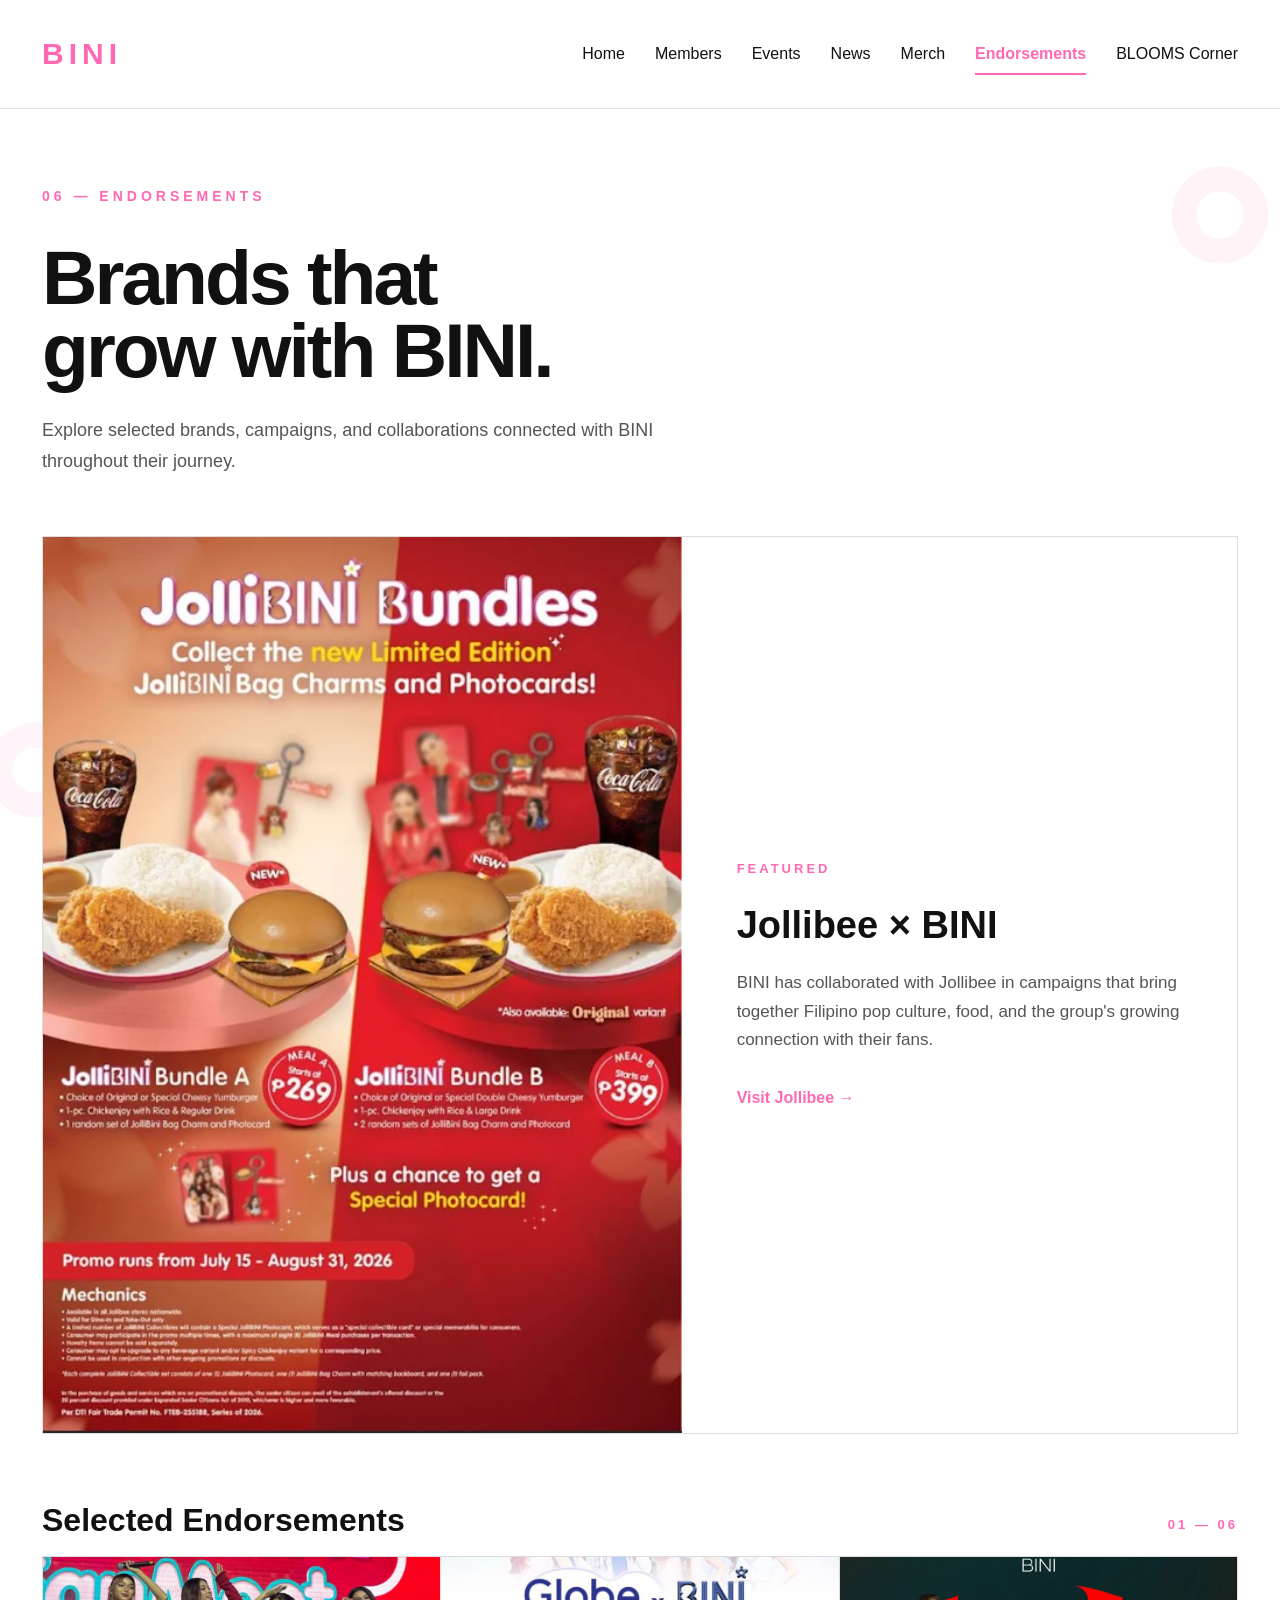
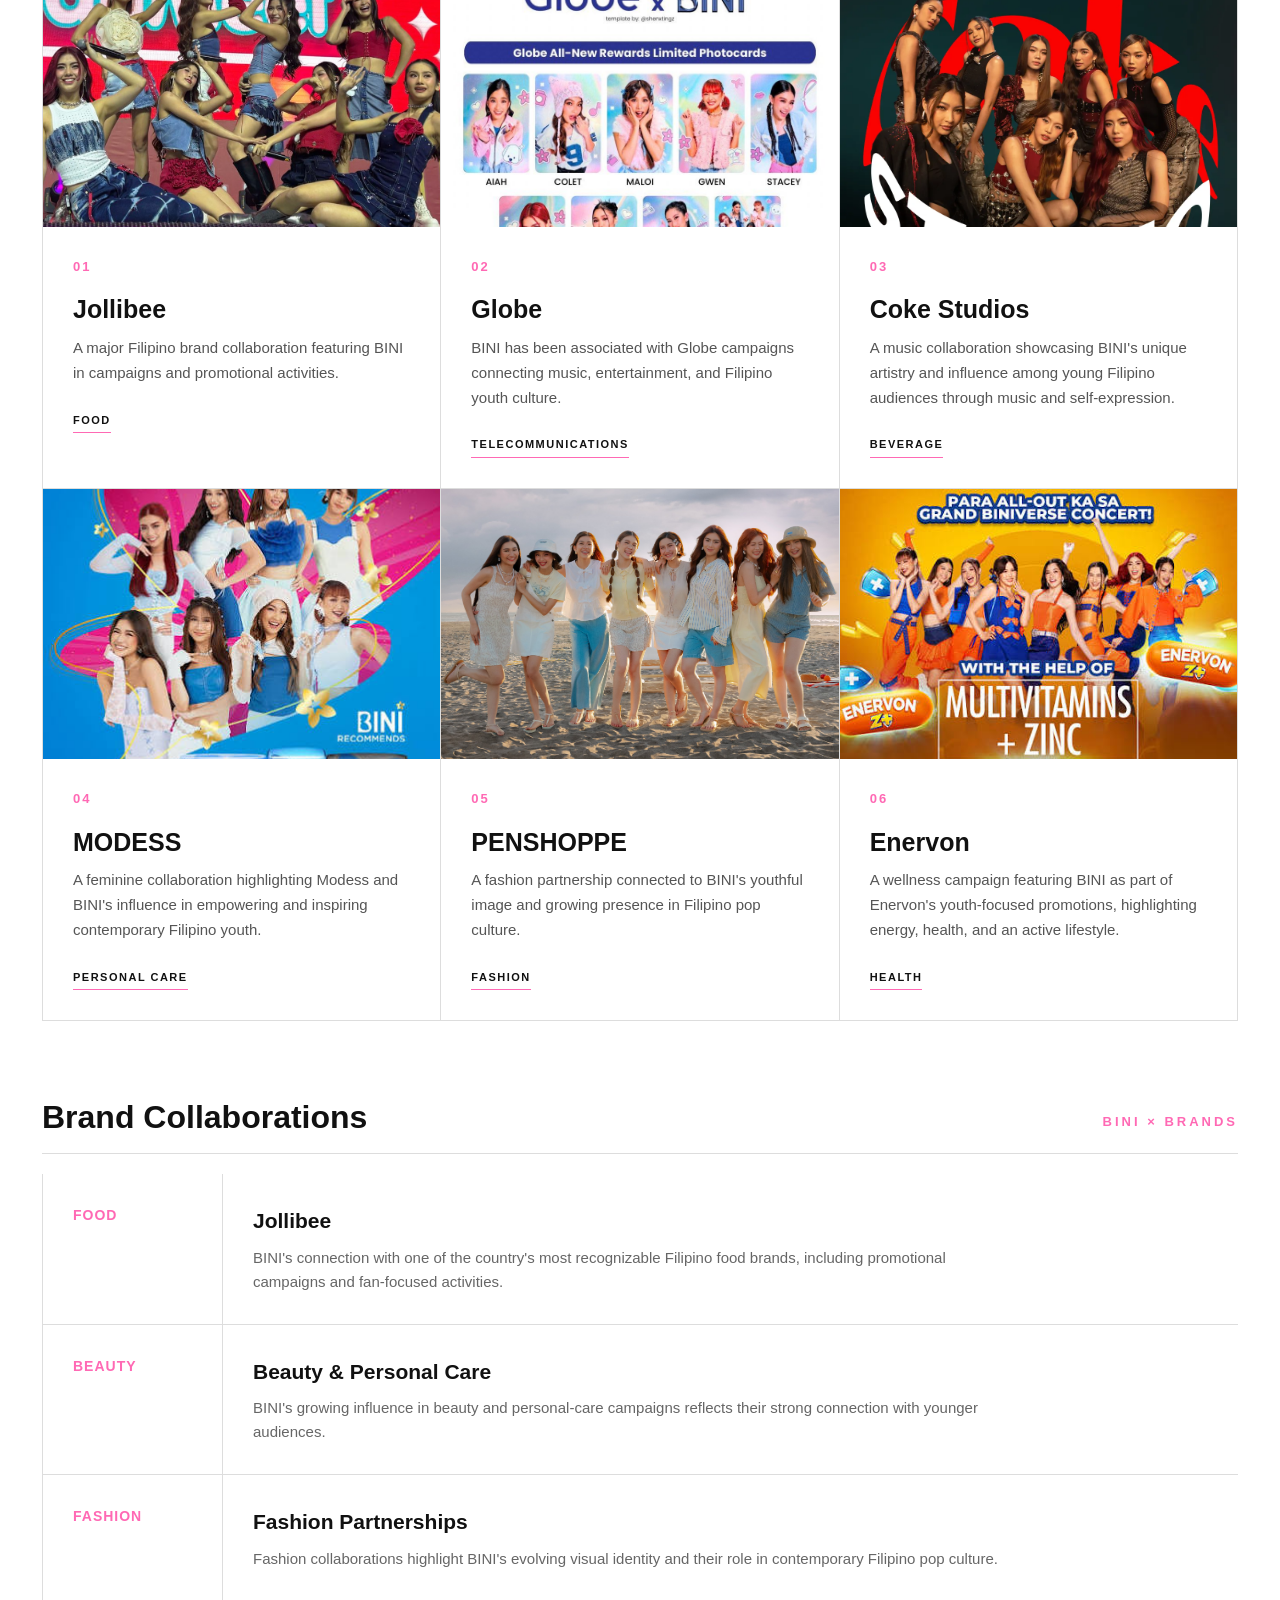
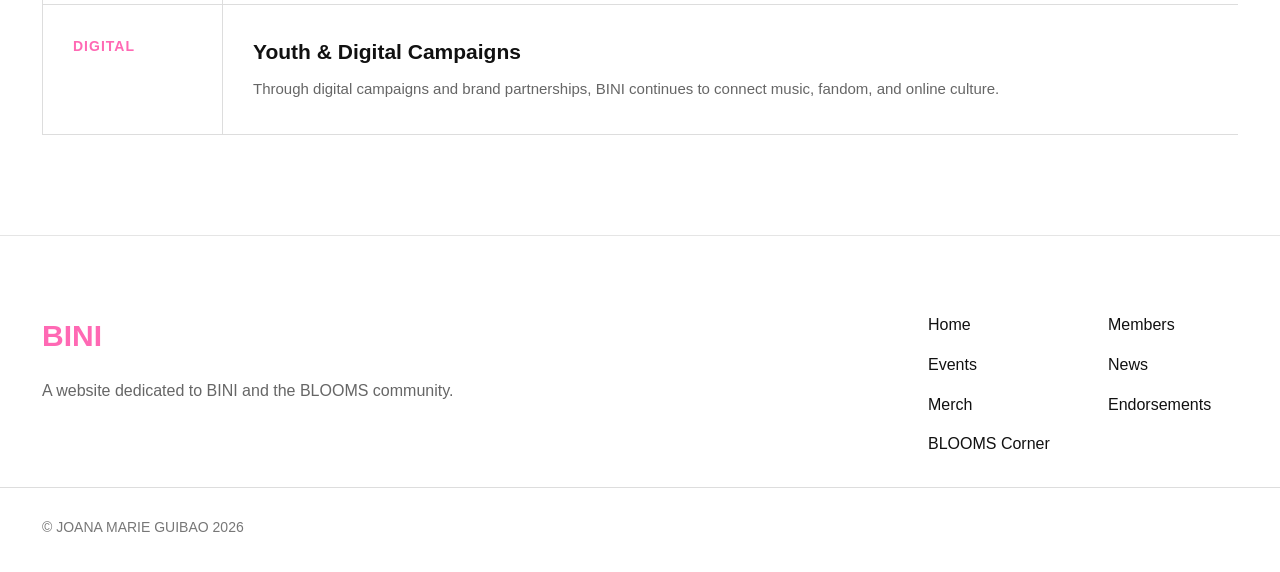
<file: endorsements.html>
<!DOCTYPE html>
<html lang="en">
<head>
    <meta charset="UTF-8">
    <meta name="viewport" content="width=device-width, initial-scale=1.0">

    <title>Endorsements | BINI</title>

    <style>
        * {
            margin: 0;
            padding: 0;
            box-sizing: border-box;
        }

        html {
            scroll-behavior: smooth;
        }

        body {
            font-family: Arial, Helvetica, sans-serif;
            background: #ffffff;
            color: #111111;
            line-height: 1.6;
            position: relative;
            overflow-x: hidden;
        }

        body::before {
            content: "";
            position: fixed;
            top: 120px;
            right: -35px;
            width: 190px;
            height: 190px;
            background:
                radial-gradient(
                    circle at 50% 50%,
                    transparent 0 23px,
                    #fff0f7 24px 48px,
                    transparent 49px
                );
            opacity: 0.8;
            pointer-events: none;
            z-index: -1;
        }

        body::after {
            content: "";
            position: fixed;
            bottom: 40px;
            left: -55px;
            width: 180px;
            height: 180px;
            background:
                radial-gradient(
                    circle at 50% 50%,
                    transparent 0 22px,
                    #fff0f7 23px 47px,
                    transparent 48px
                );
            opacity: 0.75;
            pointer-events: none;
            z-index: -1;
        }

        header {
            width: 100%;
            border-bottom: 1px solid #e5e5e5;
            background: rgba(255, 255, 255, 0.97);
            position: sticky;
            top: 0;
            z-index: 100;
        }

        .header-inner {
            max-width: 1400px;
            margin: auto;
            height: 108px;
            display: flex;
            align-items: center;
            justify-content: space-between;
            padding: 0 42px;
        }

        .logo {
            font-size: 30px;
            font-weight: 800;
            letter-spacing: 5px;
            color: #FF69B4;
            text-decoration: none;
        }

        nav {
            display: flex;
            align-items: center;
            gap: 30px;
        }

        nav a {
            color: #111111;
            text-decoration: none;
            font-size: 16px;
            font-weight: 400;
            position: relative;
            padding: 8px 0;
            white-space: nowrap;
        }

        nav a::after {
            content: "";
            position: absolute;
            left: 0;
            bottom: 0;
            width: 0;
            height: 2px;
            background: #FF69B4;
            transition: width 0.25s ease;
        }

        nav a:hover::after {
            width: 100%;
        }

        nav a.active {
            color: #FF69B4;
            font-weight: 600;
        }

        nav a.active::after {
            width: 100%;
        }
		
        main {
            max-width: 1400px;
            margin: auto;
            padding: 0 42px 100px;
        }

        .page-intro {
            padding: 76px 0 60px;
            position: relative;
        }

        .section-number {
            font-size: 14px;
            font-weight: 700;
            letter-spacing: 4px;
            color: #FF69B4;
            margin-bottom: 34px;
        }

        .page-intro h1 {
            font-size: clamp(48px, 6vw, 78px);
            line-height: 0.95;
            font-weight: 700;
            letter-spacing: -3px;
            max-width: 700px;
            margin-bottom: 28px;
        }

        .page-intro p {
            max-width: 650px;
            color: #555555;
            font-size: 18px;
            line-height: 1.7;
        }

        .featured {
            border: 1px solid #dddddd;
            margin-bottom: 70px;
            background: #ffffff;
            display: grid;
            grid-template-columns: 1.15fr 1fr;
        }

        .featured-image {
            min-height: 430px;
            background: #fff4f9;
            display: flex;
            align-items: center;
            justify-content: center;
            overflow: hidden;
            position: relative;
        }

        .featured-image img {
            width: 100%;
            height: 100%;
            object-fit: cover;
            display: block;
        }

        .featured-placeholder {
            color: #FF69B4;
            font-size: 13px;
            font-weight: 700;
            letter-spacing: 4px;
        }

        .featured-content {
            padding: 55px;
            display: flex;
            flex-direction: column;
            justify-content: center;
        }

        .label {
            color: #FF69B4;
            font-size: 13px;
            font-weight: 700;
            letter-spacing: 3px;
            margin-bottom: 25px;
        }

        .featured-content h2 {
            font-size: 38px;
            line-height: 1.1;
            margin-bottom: 22px;
        }

        .featured-content p {
            color: #555555;
            font-size: 17px;
            line-height: 1.7;
            margin-bottom: 30px;
        }

        .featured-link {
            color: #FF69B4;
            text-decoration: none;
            font-weight: 700;
            display: inline-block;
        }

        .featured-link:hover {
            text-decoration: underline;
        }

        .section-heading {
            display: flex;
            align-items: flex-end;
            justify-content: space-between;
            border-bottom: 1px solid #dddddd;
            padding-bottom: 20px;
            margin-bottom: 0;
        }

        .section-heading h2 {
            font-size: 32px;
            line-height: 1;
        }

        .section-heading span {
            color: #FF69B4;
            font-size: 13px;
            font-weight: 700;
            letter-spacing: 3px;
        }

        .endorsement-grid {
            display: grid;
            grid-template-columns: repeat(3, 1fr);
            border-left: 1px solid #dddddd;
            margin-bottom: 80px;
        }

        .endorsement-card {
            border-right: 1px solid #dddddd;
            border-bottom: 1px solid #dddddd;
            background: #ffffff;
        }

        .endorsement-image {
            height: 270px;
            background: #fff4f9;
            display: flex;
            align-items: center;
            justify-content: center;
            overflow: hidden;
        }

        .endorsement-image img {
            width: 100%;
            height: 100%;
            object-fit: cover;
            display: block;
        }

        .image-placeholder {
            color: #FF69B4;
            font-size: 12px;
            font-weight: 700;
            letter-spacing: 3px;
        }

        .endorsement-info {
            padding: 30px;
        }

        .endorsement-number {
            color: #FF69B4;
            font-size: 13px;
            font-weight: 700;
            letter-spacing: 2px;
            margin-bottom: 18px;
        }

        .endorsement-info h3 {
            font-size: 25px;
            line-height: 1.15;
            margin-bottom: 12px;
        }

        .endorsement-info p {
            color: #555555;
            font-size: 15px;
            line-height: 1.65;
            margin-bottom: 20px;
        }

        .endorsement-tag {
            display: inline-block;
            font-size: 11px;
            font-weight: 700;
            letter-spacing: 1.5px;
            text-transform: uppercase;
            color: #111111;
            border-bottom: 1px solid #FF69B4;
            padding-bottom: 3px;
        }

        .timeline-section {
            margin-top: 30px;
        }

        .timeline {
            border-left: 1px solid #dddddd;
            margin-top: 20px;
        }

        .timeline-item {
            display: grid;
            grid-template-columns: 180px 1fr;
            border-bottom: 1px solid #dddddd;
            min-height: 130px;
        }

        .timeline-date {
            padding: 30px;
            border-right: 1px solid #dddddd;
            color: #FF69B4;
            font-size: 14px;
            font-weight: 700;
            letter-spacing: 1px;
        }

        .timeline-content {
            padding: 30px;
        }

        .timeline-content h3 {
            font-size: 21px;
            margin-bottom: 8px;
        }

        .timeline-content p {
            color: #666666;
            max-width: 750px;
            font-size: 15px;
        }

        footer {
            border-top: 1px solid #e5e5e5;
            background: #ffffff;
            position: relative;
            overflow: hidden;
        }

        .footer-inner {
            max-width: 1400px;
            margin: auto;
            padding: 76px 42px 30px;
            display: grid;
            grid-template-columns: 1fr 1fr;
            gap: 60px;
        }

        .footer-brand h2 {
            color: #FF69B4;
            font-size: 30px;
            margin-bottom: 18px;
        }

        .footer-brand p {
            color: #666666;
            font-size: 16px;
            max-width: 500px;
        }

        .footer-nav {
            display: grid;
            grid-template-columns: 1fr 1fr;
            gap: 14px 50px;
            justify-self: end;
            width: 310px;
        }

        .footer-nav a {
            text-decoration: none;
            color: #111111;
            font-size: 16px;
        }

        .footer-nav a:hover {
            color: #FF69B4;
        }

        .footer-bottom {
            max-width: 1400px;
            margin: auto;
            padding: 28px 42px 34px;
            border-top: 1px solid #dddddd;
            color: #777777;
            font-size: 14px;
        }

        @media (max-width: 1000px) {

            .header-inner {
                height: auto;
                min-height: 90px;
                flex-direction: column;
                align-items: flex-start;
                gap: 20px;
                padding: 25px 25px;
            }

            nav {
                width: 100%;
                overflow-x: auto;
                padding-bottom: 5px;
                gap: 24px;
            }

            main {
                padding: 0 25px 70px;
            }

            .featured {
                grid-template-columns: 1fr;
            }

            .featured-image {
                min-height: 330px;
            }

            .endorsement-grid {
                grid-template-columns: repeat(2, 1fr);
            }

            .footer-inner {
                padding: 60px 25px 30px;
            }

            .footer-bottom {
                padding: 25px;
            }
        }

        @media (max-width: 650px) {

            .logo {
                font-size: 26px;
            }

            nav {
                gap: 20px;
            }

            nav a {
                font-size: 14px;
            }

            .page-intro {
                padding: 55px 0 45px;
            }

            .page-intro h1 {
                font-size: 48px;
                letter-spacing: -2px;
            }

            .page-intro p {
                font-size: 16px;
            }

            .featured-content {
                padding: 35px 25px;
            }

            .featured-content h2 {
                font-size: 30px;
            }

            .endorsement-grid {
                grid-template-columns: 1fr;
            }

            .endorsement-image {
                height: 250px;
            }

            .timeline-item {
                grid-template-columns: 1fr;
            }

            .timeline-date {
                border-right: none;
                border-bottom: 1px solid #eeeeee;
                padding-bottom: 15px;
            }

            .timeline-content {
                padding-top: 20px;
            }

            .footer-inner {
                grid-template-columns: 1fr;
                gap: 40px;
            }

            .footer-nav {
                justify-self: start;
                width: 100%;
            }
        }
    </style>
	
</head>

<body>

    <header>

        <div class="header-inner">

            <a href="index.html" class="logo">BINI</a>

            <nav>

                <a href="index.html">Home</a>

                <a href="members.html">Members</a>

                <a href="events.html">Events</a>

                <a href="news.html">News</a>

                <a href="merch.html">Merch</a>

                <a href="endorsements.html" class="active">
                    Endorsements
                </a>

                <a href="blooms.html">
                    BLOOMS Corner
                </a>

            </nav>

        </div>

    </header>

    <main>

        <section class="page-intro">

            <div class="section-number">
                06 — ENDORSEMENTS
            </div>

            <h1>
                Brands that<br>
                grow with BINI.
            </h1>

            <p>
                Explore selected brands, campaigns, and collaborations
                connected with BINI throughout their journey.
            </p>

        </section>

        <section class="featured">

            <div class="featured-image">

                <img
                    src="jollibini.webp"
                    alt="BINI Jollibee collaboration"
                    onerror="this.style.display='none'; this.nextElementSibling.style.display='block';"
                >

                <div
                    class="featured-placeholder"
                    style="display:none;"
                >
                    FEATURED ENDORSEMENT
                </div>

            </div>

            <div class="featured-content">

                <div class="label">
                    FEATURED
                </div>

                <h2>
                    Jollibee × BINI
                </h2>

                <p>
                    BINI has collaborated with Jollibee in campaigns
                    that bring together Filipino pop culture, food,
                    and the group's growing connection with their fans.
                </p>

                <a
                    href="https://www.jollibee.com.ph/"
                    target="_blank"
                    class="featured-link"
                >
                    Visit Jollibee →
                </a>

            </div>

        </section>

        <section>

            <div class="section-heading">

                <h2>
                    Selected Endorsements
                </h2>

                <span>
                    01 — 06
                </span>

            </div>

            <div class="endorsement-grid">

                <article class="endorsement-card">

                    <div class="endorsement-image">

                        <img
                            src="bini-1-1726839608.jpg"
                            alt="Jollibee and BINI"
                            onerror="this.style.display='none'; this.nextElementSibling.style.display='block';"
                        >

                        <div
                            class="image-placeholder"
                            style="display:none;"
                        >
                            JOLLIBEE
                        </div>

                    </div>

                    <div class="endorsement-info">

                        <div class="endorsement-number">
                            01
                        </div>

                        <h3>
                            Jollibee
                        </h3>

                        <p>
                            A major Filipino brand collaboration
                            featuring BINI in campaigns and promotional
                            activities.
                        </p>

                        <span class="endorsement-tag">
                            Food
                        </span>

                    </div>

                </article>
    
                <article class="endorsement-card">

                    <div class="endorsement-image">

                        <img
                            src="globe_x_bini_1727453633_8f08c7a1_progressive.jpg"
                            alt="Globe and BINI"
                            onerror="this.style.display='none'; this.nextElementSibling.style.display='block';"
                        >

                        <div
                            class="image-placeholder"
                            style="display:none;"
                        >
                            GLOBE
                        </div>

                    </div>

                    <div class="endorsement-info">

                        <div class="endorsement-number">
                            02
                        </div>

                        <h3>
                            Globe
                        </h3>

                        <p>
                            BINI has been associated with Globe campaigns
                            connecting music, entertainment, and Filipino
                            youth culture.
                        </p>

                        <span class="endorsement-tag">
                            Telecommunications
                        </span>

                    </div>

                </article>

                <article class="endorsement-card">

                    <div class="endorsement-image">

                        <img
                            src="BINI_Coke-Studio-PH-Season-8.webp"
                            alt="Coke Studios and BINI"
                            onerror="this.style.display='none'; this.nextElementSibling.style.display='block';"
                        >

                        <div
                            class="image-placeholder"
                            style="display:none;"
                        >
                            COKE STUDIOS
                        </div>

                    </div>

                    <div class="endorsement-info">

                        <div class="endorsement-number">
                            03
                        </div>

                        <h3>
                            Coke Studios
                        </h3>

                        <p>
                            A music collaboration showcasing BINI's unique artistry
                            and influence among young Filipino audiences through music
                            and self-expression.
                        </p>

                        <span class="endorsement-tag">
                            Beverage
                        </span>

                    </div>

                </article>

                <article class="endorsement-card">

                    <div class="endorsement-image">

                        <img
                            src="61a598ef3d2fd441ef518bff3085a2b4.jpeg"
                            alt="Modess and BINI"
                            onerror="this.style.display='none'; this.nextElementSibling.style.display='block';"
                        >

                        <div
                            class="image-placeholder"
                            style="display:none;"
                        >
                            MODESS
                        </div>

                    </div>

                    <div class="endorsement-info">

                        <div class="endorsement-number">
                            04
                        </div>

                        <h3>
                            MODESS
                        </h3>

                        <p>
                            A feminine collaboration highlighting
                            Modess and BINI's influence in empowering
                            and inspiring contemporary Filipino youth.
                        </p>

                        <span class="endorsement-tag">
                            Personal Care
                        </span>

                    </div>

                </article>

                <article class="endorsement-card">

                    <div class="endorsement-image">

                        <img
                            src="penshoppe.jpg"
                            alt="Penshoppe and BINI"
                            onerror="this.style.display='none'; this.nextElementSibling.style.display='block';"
                        >

                        <div
                            class="image-placeholder"
                            style="display:none;"
                        >
                            PENSHOPPE
                        </div>

                    </div>

                    <div class="endorsement-info">

                        <div class="endorsement-number">
                            05
                        </div>

                        <h3>
                            PENSHOPPE
                        </h3>

                        <p>
                            A fashion partnership connected to BINI's
                            youthful image and growing presence in
                            Filipino pop culture.
                        </p>

                        <span class="endorsement-tag">
                            Fashion
                        </span>

                    </div>

                </article>

                <article class="endorsement-card">

                    <div class="endorsement-image">

                        <img
                            src="enervon.jpeg"
                            alt="Enervon and BINI"
                            onerror="this.style.display='none'; this.nextElementSibling.style.display='block';"
                        >

                        <div
                            class="image-placeholder"
                            style="display:none;"
                        >
                            ENERVON
                        </div>

                    </div>

                    <div class="endorsement-info">

                        <div class="endorsement-number">
                            06
                        </div>

                        <h3>
                            Enervon
                        </h3>

                        <p>
                            A wellness campaign featuring BINI as part
                            of Enervon's youth-focused promotions,
                            highlighting energy, health, and an active lifestyle.
                        </p>

                        <span class="endorsement-tag">
                            Health
                        </span>

                    </div>

                </article>

            </div>

        </section>

        <section class="timeline-section">

            <div class="section-heading">

                <h2>
                    Brand Collaborations
                </h2>

                <span>
                    BINI × BRANDS
                </span>

            </div>

            <div class="timeline">

                <div class="timeline-item">

                    <div class="timeline-date">
                        FOOD
                    </div>

                    <div class="timeline-content">

                        <h3>
                            Jollibee
                        </h3>

                        <p>
                            BINI's connection with one of the country's
                            most recognizable Filipino food brands,
                            including promotional campaigns and
                            fan-focused activities.
                        </p>

                    </div>

                </div>

                <div class="timeline-item">

                    <div class="timeline-date">
                        BEAUTY
                    </div>

                    <div class="timeline-content">

                        <h3>
                            Beauty & Personal Care
                        </h3>

                        <p>
                            BINI's growing influence in beauty and
                            personal-care campaigns reflects their
                            strong connection with younger audiences.
                        </p>

                    </div>

                </div>

                <div class="timeline-item">

                    <div class="timeline-date">
                        FASHION
                    </div>

                    <div class="timeline-content">

                        <h3>
                            Fashion Partnerships
                        </h3>

                        <p>
                            Fashion collaborations highlight BINI's
                            evolving visual identity and their role
                            in contemporary Filipino pop culture.
                        </p>

                    </div>

                </div>

                <div class="timeline-item">

                    <div class="timeline-date">
                        DIGITAL
                    </div>

                    <div class="timeline-content">

                        <h3>
                            Youth & Digital Campaigns
                        </h3>

                        <p>
                            Through digital campaigns and brand
                            partnerships, BINI continues to connect
                            music, fandom, and online culture.
                        </p>

                    </div>

                </div>

            </div>

        </section>

    </main>

    <footer>

        <div class="footer-inner">

            <div class="footer-brand">

                <h2>
                    BINI
                </h2>

                <p>
                    A website dedicated to BINI and the BLOOMS community.
                </p>

            </div>

            <div class="footer-nav">

                <a href="index.html">
                    Home
                </a>

                <a href="members.html">
                    Members
                </a>

                <a href="events.html">
                    Events
                </a>

                <a href="news.html">
                    News
                </a>

                <a href="merch.html">
                    Merch
                </a>

                <a href="endorsements.html">
                    Endorsements
                </a>

                <a href="blooms.html">
                    BLOOMS Corner
                </a>

            </div>

        </div>

        <div class="footer-bottom">

            © JOANA MARIE GUIBAO 2026

        </div>

    </footer>

</body>

</html>
</file>
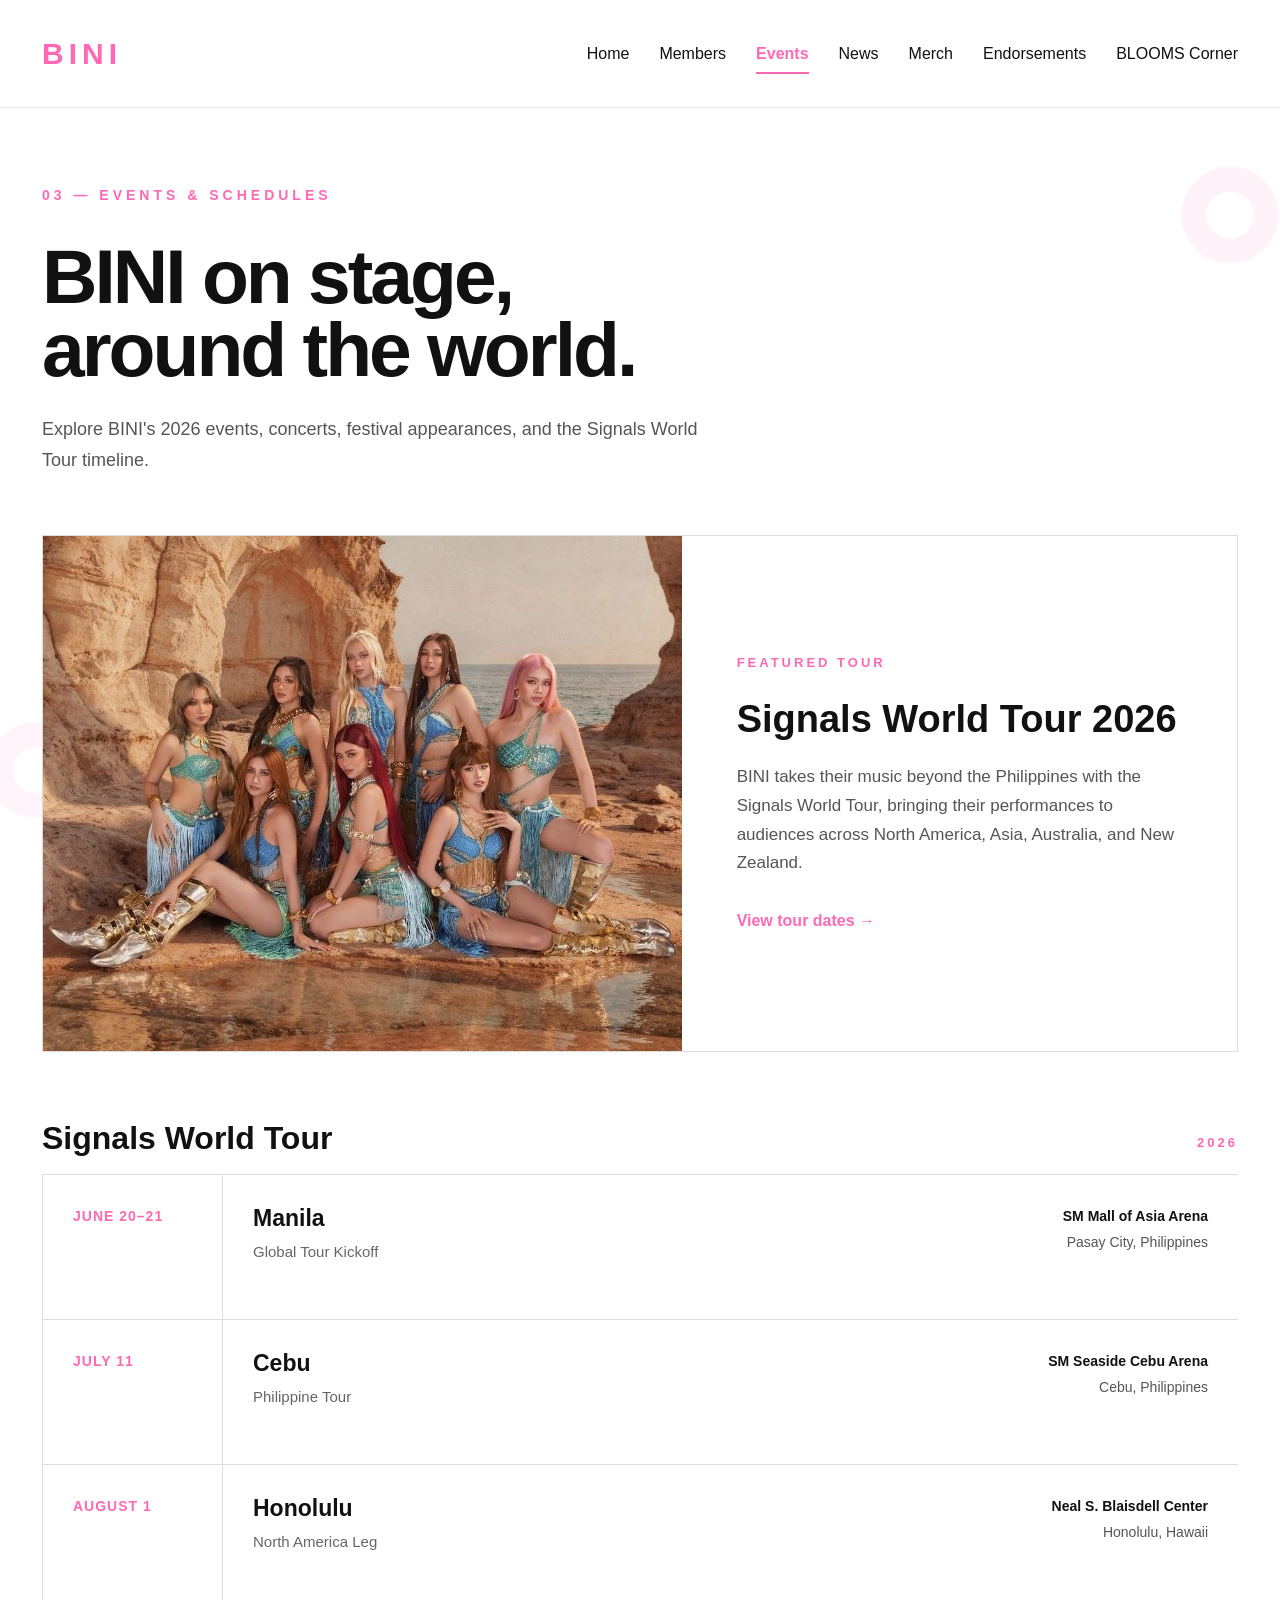
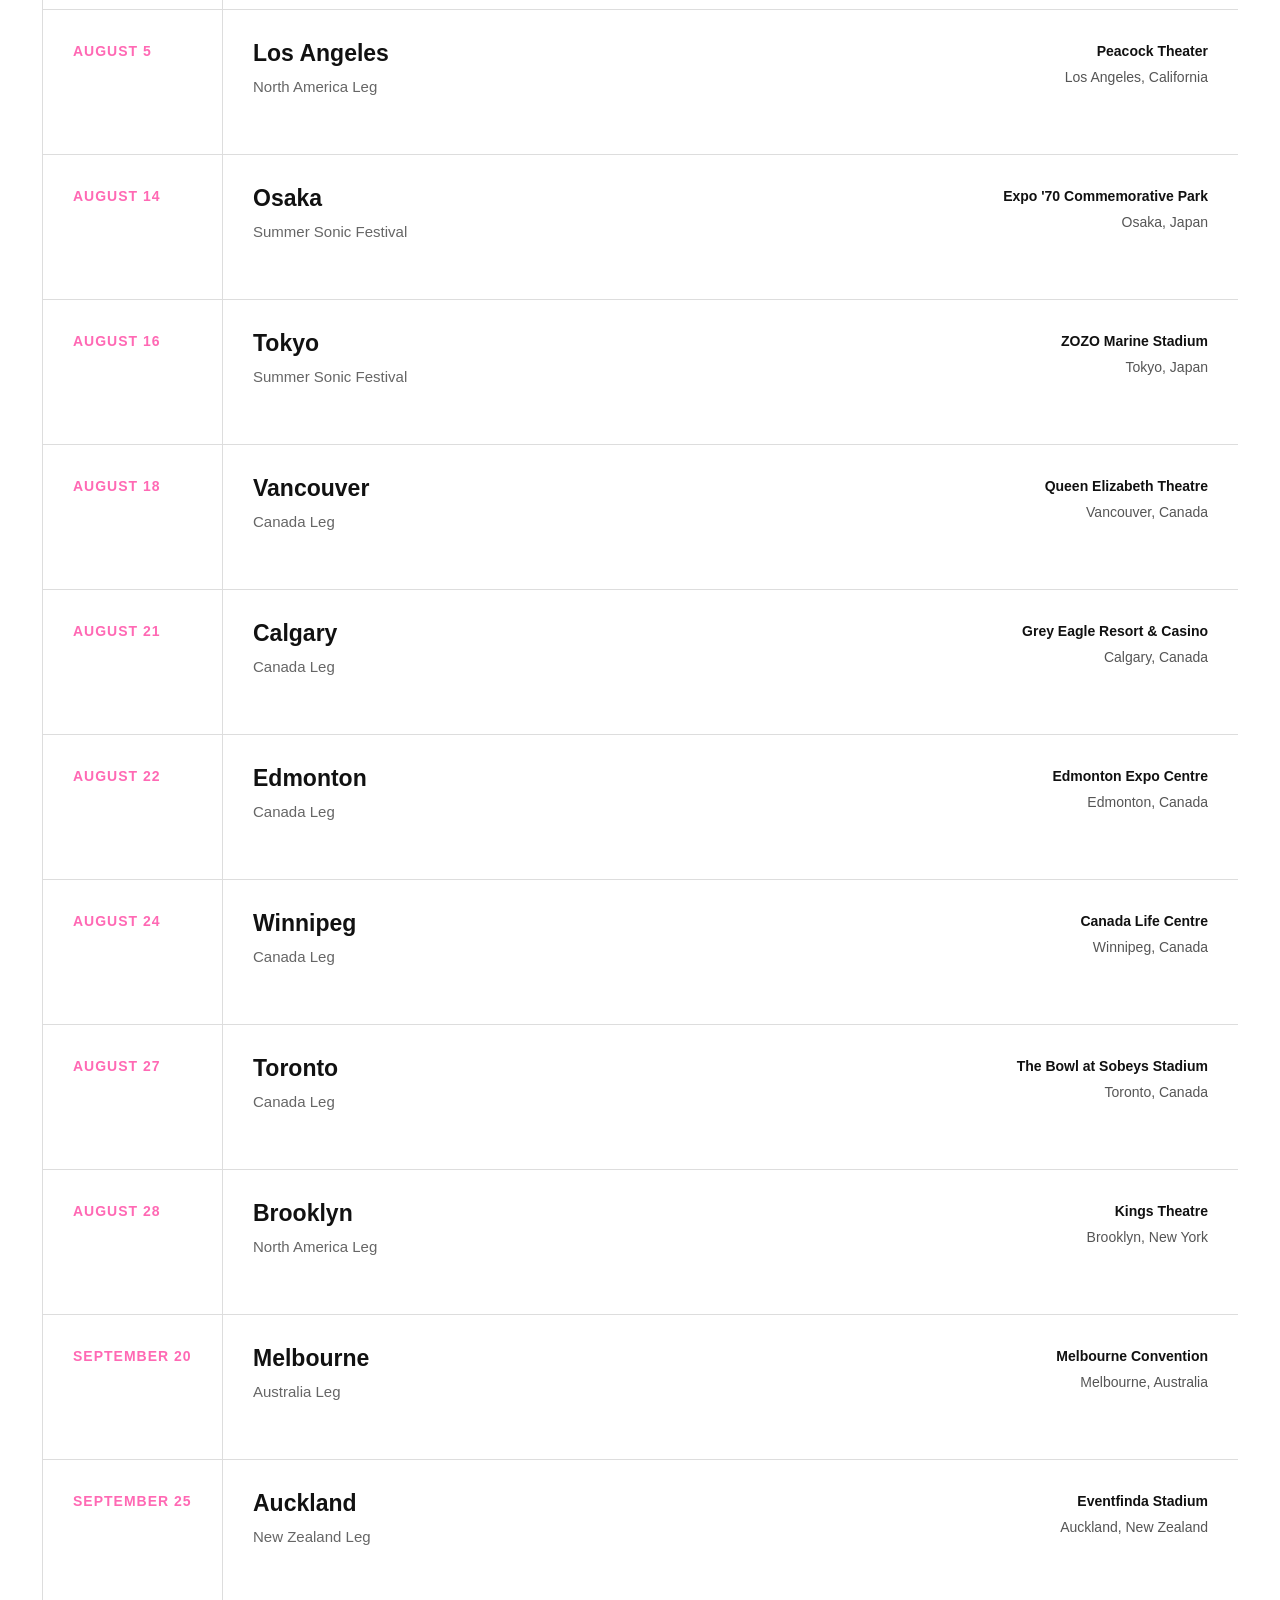
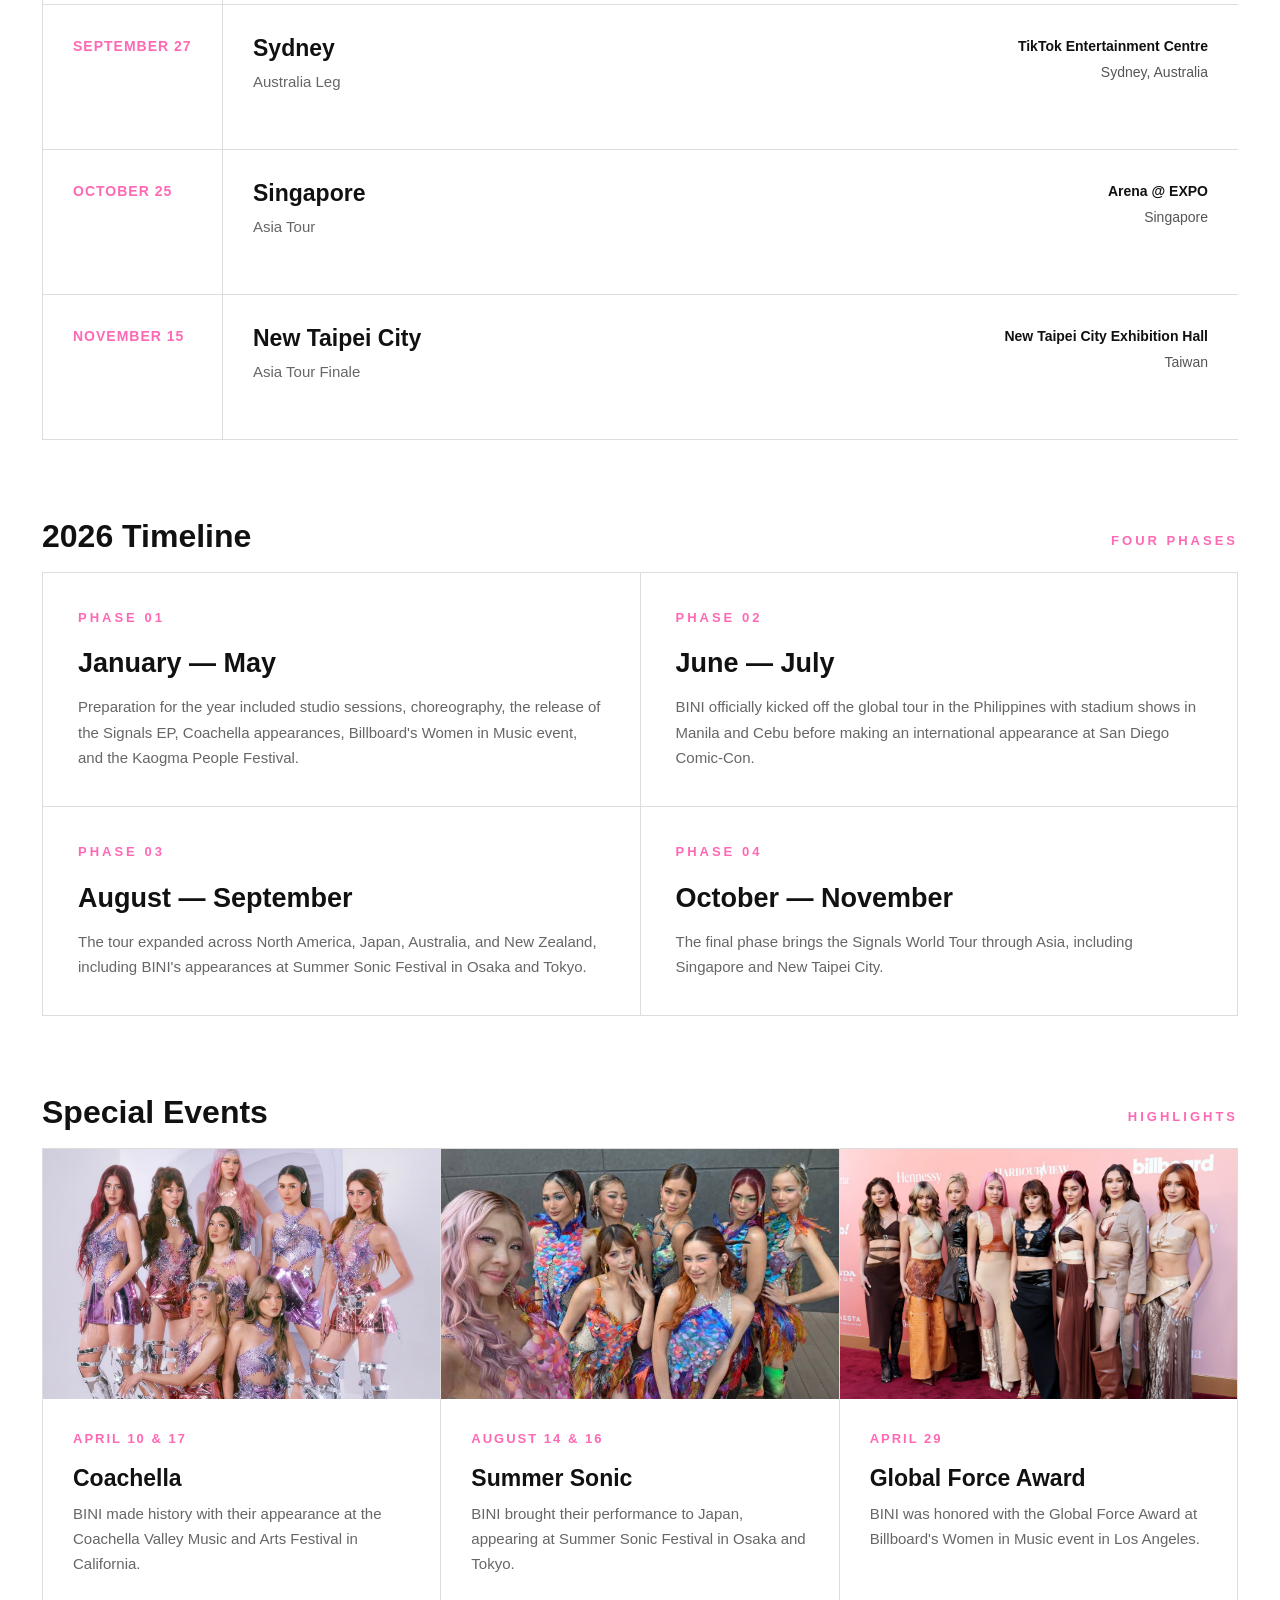
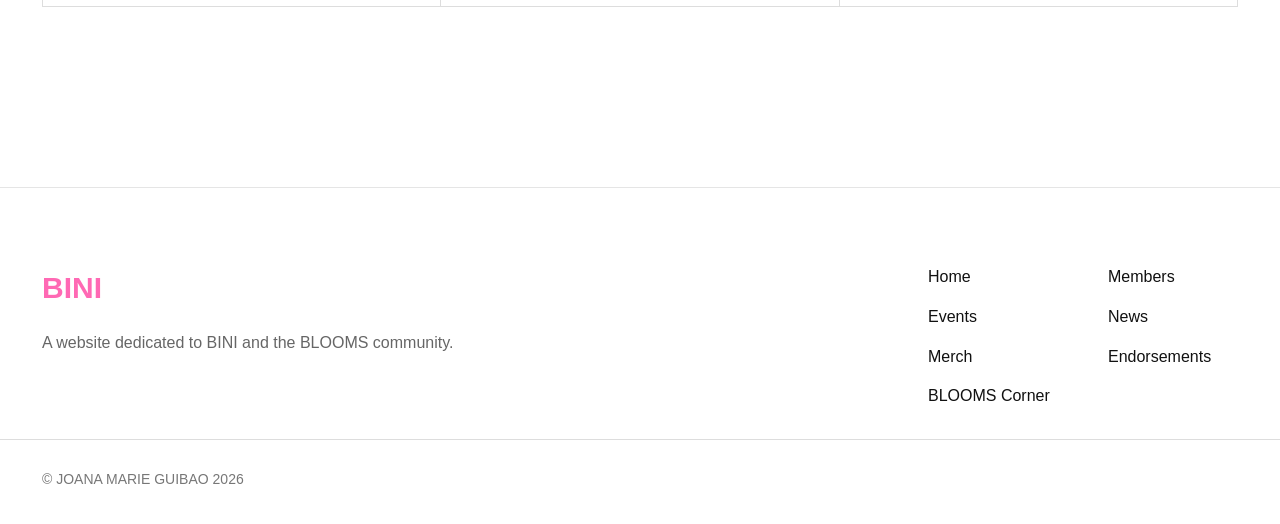
<file: events.html>
<!DOCTYPE html>
<html lang="en">
<head>
    <meta charset="UTF-8">
    <meta name="viewport" content="width=device-width, initial-scale=1.0">

    <title>Events & Schedules | BINI</title>

    <style>
        * {
            margin: 0;
            padding: 0;
            box-sizing: border-box;
        }

        html {
            scroll-behavior: smooth;
        }

        body {
            font-family: Arial, Helvetica, sans-serif;
            background: #ffffff;
            color: #111111;
            line-height: 1.6;
            overflow-x: hidden;
        }

        body::before {
            content: "";
            position: fixed;
            top: 120px;
            right: -45px;
            width: 190px;
            height: 190px;
            background:
                radial-gradient(
                    circle at 50% 50%,
                    transparent 0 23px,
                    #fff0f7 24px 48px,
                    transparent 49px
                );
            opacity: 0.8;
            pointer-events: none;
            z-index: -1;
        }

        body::after {
            content: "";
            position: fixed;
            bottom: 40px;
            left: -55px;
            width: 180px;
            height: 180px;
            background:
                radial-gradient(
                    circle at 50% 50%,
                    transparent 0 22px,
                    #fff0f7 23px 47px,
                    transparent 48px
                );
            opacity: 0.75;
            pointer-events: none;
            z-index: -1;
        }

        header {
            width: 100%;
            height: 108px;
            border-bottom: 1px solid #e5e5e5;
            background: rgba(255, 255, 255, 0.97);
            position: sticky;
            top: 0;
            z-index: 100;
        }

        .header-inner {
            max-width: 1400px;
            height: 100%;
            margin: auto;
            padding: 0 42px;

            display: flex;
            align-items: center;
            justify-content: space-between;
        }

        .logo {
            color: #FF69B4;
            text-decoration: none;
            font-size: 30px;
            font-weight: 800;
            letter-spacing: 5px;
        }

        nav {
            display: flex;
            align-items: center;
            gap: 30px;
        }

        nav a {
            position: relative;
            color: #111111;
            text-decoration: none;
            font-size: 16px;
            font-weight: 400;
            padding: 8px 0;
            white-space: nowrap;
        }

        nav a::after {
            content: "";
            position: absolute;
            left: 0;
            bottom: 0;
            width: 0;
            height: 2px;
            background: #FF69B4;
            transition: width 0.25s ease;
        }

        nav a:hover::after {
            width: 100%;
        }

        nav a.active {
            color: #FF69B4;
            font-weight: 600;
        }

        nav a.active::after {
            width: 100%;
        }

        main {
            max-width: 1400px;
            margin: auto;
            padding: 0 42px 100px;
        }

        .page-intro {
            padding: 76px 0 60px;
        }

        .section-number {
            color: #FF69B4;
            font-size: 14px;
            font-weight: 700;
            letter-spacing: 4px;
            margin-bottom: 34px;
        }

        .page-intro h1 {
            max-width: 800px;
            font-size: clamp(48px, 6vw, 78px);
            line-height: 0.95;
            font-weight: 700;
            letter-spacing: -3px;
            margin-bottom: 28px;
        }

        .page-intro p {
            max-width: 680px;
            color: #555555;
            font-size: 18px;
            line-height: 1.7;
        }

        .featured-event {
            display: grid;
            grid-template-columns: 1.15fr 1fr;
            border: 1px solid #dddddd;
            background: #ffffff;
            margin-bottom: 70px;
        }

        .featured-image {
            min-height: 430px;
            background: #fff4f9;
            display: flex;
            align-items: center;
            justify-content: center;
            overflow: hidden;
        }

        .featured-image img {
            width: 100%;
            height: 100%;
            object-fit: cover;
            display: block;
        }

        .image-placeholder {
            color: #FF69B4;
            font-size: 13px;
            font-weight: 700;
            letter-spacing: 4px;
        }

        .featured-content {
            padding: 55px;
            display: flex;
            flex-direction: column;
            justify-content: center;
        }

        .label {
            color: #FF69B4;
            font-size: 13px;
            font-weight: 700;
            letter-spacing: 3px;
            margin-bottom: 25px;
        }

        .featured-content h2 {
            font-size: 38px;
            line-height: 1.1;
            margin-bottom: 22px;
        }

        .featured-content p {
            color: #555555;
            font-size: 17px;
            line-height: 1.7;
            margin-bottom: 30px;
        }

        .featured-link {
            color: #FF69B4;
            text-decoration: none;
            font-weight: 700;
        }

        .featured-link:hover {
            text-decoration: underline;
        }

        .section-heading {
            display: flex;
            align-items: flex-end;
            justify-content: space-between;
            border-bottom: 1px solid #dddddd;
            padding-bottom: 20px;
        }

        .section-heading h2 {
            font-size: 32px;
            line-height: 1;
        }

        .section-heading span {
            color: #FF69B4;
            font-size: 13px;
            font-weight: 700;
            letter-spacing: 3px;
        }

        .tour-section {
            margin-bottom: 80px;
        }

        .tour-list {
            border-left: 1px solid #dddddd;
        }

        .tour-item {
            display: grid;
            grid-template-columns: 180px 1fr;
            min-height: 145px;
            border-bottom: 1px solid #dddddd;
            background: #ffffff;
        }

        .tour-date {
            padding: 30px;
            border-right: 1px solid #dddddd;
            color: #FF69B4;
            font-size: 14px;
            font-weight: 700;
            letter-spacing: 1px;
        }

        .tour-info {
            padding: 30px;
            display: flex;
            justify-content: space-between;
            gap: 30px;
        }

        .tour-details h3 {
            font-size: 23px;
            line-height: 1.2;
            margin-bottom: 8px;
        }

        .tour-details p {
            color: #666666;
            font-size: 15px;
        }

        .tour-location {
            min-width: 180px;
            text-align: right;
            color: #555555;
            font-size: 14px;
        }

        .tour-location strong {
            display: block;
            color: #111111;
            margin-bottom: 4px;
        }

        .phase-section {
            margin-bottom: 80px;
        }

        .phase-grid {
            display: grid;
            grid-template-columns: repeat(2, 1fr);
            border-left: 1px solid #dddddd;
        }

        .phase-card {
            border-right: 1px solid #dddddd;
            border-bottom: 1px solid #dddddd;
            padding: 35px;
            background: #ffffff;
        }

        .phase-number {
            color: #FF69B4;
            font-size: 13px;
            font-weight: 700;
            letter-spacing: 3px;
            margin-bottom: 20px;
        }

        .phase-card h3 {
            font-size: 27px;
            line-height: 1.15;
            margin-bottom: 15px;
        }

        .phase-card p {
            color: #666666;
            font-size: 15px;
            line-height: 1.7;
        }

        .special-section {
            margin-bottom: 80px;
        }

        .special-grid {
            display: grid;
            grid-template-columns: repeat(3, 1fr);
            border-left: 1px solid #dddddd;
        }

        .special-card {
            border-right: 1px solid #dddddd;
            border-bottom: 1px solid #dddddd;
            background: #ffffff;
        }

        .special-image {
            height: 250px;
            background: #fff4f9;
            display: flex;
            align-items: center;
            justify-content: center;
            overflow: hidden;
        }

        .special-image img {
            width: 100%;
            height: 100%;
            object-fit: cover;
            display: block;
        }

        .special-info {
            padding: 30px;
        }

        .special-date {
            color: #FF69B4;
            font-size: 13px;
            font-weight: 700;
            letter-spacing: 2px;
            margin-bottom: 15px;
        }

        .special-info h3 {
            font-size: 23px;
            line-height: 1.2;
            margin-bottom: 10px;
        }

        .special-info p {
            color: #666666;
            font-size: 15px;
            line-height: 1.65;
        }

        footer {
            border-top: 1px solid #e5e5e5;
            background: #ffffff;
        }

        .footer-inner {
            max-width: 1400px;
            margin: auto;
            padding: 76px 42px 30px;

            display: grid;
            grid-template-columns: 1fr 1fr;
            gap: 60px;
        }

        .footer-brand h2 {
            color: #FF69B4;
            font-size: 30px;
            margin-bottom: 18px;
        }

        .footer-brand p {
            max-width: 500px;
            color: #666666;
            font-size: 16px;
        }

        .footer-nav {
            width: 310px;
            justify-self: end;

            display: grid;
            grid-template-columns: 1fr 1fr;
            gap: 14px 50px;
        }

        .footer-nav a {
            color: #111111;
            text-decoration: none;
            font-size: 16px;
        }

        .footer-nav a:hover {
            color: #FF69B4;
        }

        .footer-bottom {
            max-width: 1400px;
            margin: auto;
            padding: 28px 42px 34px;
            border-top: 1px solid #dddddd;

            color: #777777;
            font-size: 14px;
        }

        @media (max-width: 1000px) {

            header {
                height: auto;
            }

            .header-inner {
                min-height: 90px;
                height: auto;
                padding: 25px;
                flex-direction: column;
                align-items: flex-start;
                gap: 20px;
            }

            nav {
                width: 100%;
                overflow-x: auto;
                gap: 24px;
                padding-bottom: 5px;
            }

            main {
                padding: 0 25px 70px;
            }

            .featured-event {
                grid-template-columns: 1fr;
            }

            .featured-image {
                min-height: 330px;
            }

            .special-grid {
                grid-template-columns: repeat(2, 1fr);
            }

            .footer-inner {
                padding: 60px 25px 30px;
            }

            .footer-bottom {
                padding: 25px;
            }
        }

        @media (max-width: 650px) {

            .logo {
                font-size: 26px;
            }

            nav {
                gap: 20px;
            }

            nav a {
                font-size: 14px;
            }

            .page-intro {
                padding: 55px 0 45px;
            }

            .page-intro h1 {
                font-size: 48px;
                letter-spacing: -2px;
            }

            .page-intro p {
                font-size: 16px;
            }

            .featured-content {
                padding: 35px 25px;
            }

            .featured-content h2 {
                font-size: 30px;
            }

            .tour-item {
                grid-template-columns: 1fr;
            }

            .tour-date {
                border-right: none;
                border-bottom: 1px solid #eeeeee;
                padding-bottom: 15px;
            }

            .tour-info {
                padding: 25px;
                flex-direction: column;
            }

            .tour-location {
                min-width: auto;
                text-align: left;
            }

            .phase-grid {
                grid-template-columns: 1fr;
            }

            .special-grid {
                grid-template-columns: 1fr;
            }

            .footer-inner {
                grid-template-columns: 1fr;
                gap: 40px;
            }

            .footer-nav {
                width: 100%;
                justify-self: start;
            }
        }
    </style>
	
</head>

<body>

    <header>

        <div class="header-inner">

            <a href="index.html" class="logo">BINI</a>

            <nav>

                <a href="index.html">
                    Home
                </a>

                <a href="members.html">
                    Members
                </a>

                <a href="events.html" class="active">
                    Events
                </a>

                <a href="news.html">
                    News
                </a>

                <a href="merch.html">
                    Merch
                </a>

                <a href="endorsements.html">
                    Endorsements
                </a>

                <a href="blooms.html">
                    BLOOMS Corner
                </a>

            </nav>

        </div>

    </header>

    <main>

        <section class="page-intro">

            <div class="section-number">
                03 — EVENTS & SCHEDULES
            </div>

            <h1>
                BINI on stage,<br>
                around the world.
            </h1>

            <p>
                Explore BINI's 2026 events, concerts, festival
                appearances, and the Signals World Tour timeline.
            </p>

        </section>

        <section class="featured-event">

            <div class="featured-image">

                <img
                    src="signals-world-tour.jpg"
                    alt="BINI Signals World Tour"
                    onerror="this.style.display='none'; this.nextElementSibling.style.display='block';"
                >

                <div
                    class="image-placeholder"
                    style="display:none;"
                >
                    SIGNALS WORLD TOUR
                </div>

            </div>

            <div class="featured-content">

                <div class="label">
                    FEATURED TOUR
                </div>

                <h2>
                    Signals World Tour 2026
                </h2>

                <p>
                    BINI takes their music beyond the Philippines with
                    the Signals World Tour, bringing their performances
                    to audiences across North America, Asia, Australia,
                    and New Zealand.
                </p>

                <a
                    href="#tour"
                    class="featured-link"
                >
                    View tour dates →
                </a>

            </div>

        </section>

        <section class="tour-section" id="tour">

            <div class="section-heading">

                <h2>
                    Signals World Tour
                </h2>

                <span>
                    2026
                </span>

            </div>

            <div class="tour-list">

                <div class="tour-item">

                    <div class="tour-date">
                        JUNE 20–21
                    </div>

                    <div class="tour-info">

                        <div class="tour-details">

                            <h3>
                                Manila
                            </h3>

                            <p>
                                Global Tour Kickoff
                            </p>

                        </div>

                        <div class="tour-location">

                            <strong>
                                SM Mall of Asia Arena
                            </strong>

                            Pasay City, Philippines

                        </div>

                    </div>

                </div>

                <div class="tour-item">

                    <div class="tour-date">
                        JULY 11
                    </div>

                    <div class="tour-info">

                        <div class="tour-details">

                            <h3>
                                Cebu
                            </h3>

                            <p>
                                Philippine Tour
                            </p>

                        </div>

                        <div class="tour-location">

                            <strong>
                                SM Seaside Cebu Arena
                            </strong>

                            Cebu, Philippines

                        </div>

                    </div>

                </div>

                <div class="tour-item">

                    <div class="tour-date">
                        AUGUST 1
                    </div>

                    <div class="tour-info">

                        <div class="tour-details">

                            <h3>
                                Honolulu
                            </h3>

                            <p>
                                North America Leg
                            </p>

                        </div>

                        <div class="tour-location">

                            <strong>
                                Neal S. Blaisdell Center
                            </strong>

                            Honolulu, Hawaii

                        </div>

                    </div>

                </div>

                <div class="tour-item">

                    <div class="tour-date">
                        AUGUST 5
                    </div>

                    <div class="tour-info">

                        <div class="tour-details">

                            <h3>
                                Los Angeles
                            </h3>

                            <p>
                                North America Leg
                            </p>

                        </div>

                        <div class="tour-location">

                            <strong>
                                Peacock Theater
                            </strong>

                            Los Angeles, California

                        </div>

                    </div>

                </div>

                <div class="tour-item">

                    <div class="tour-date">
                        AUGUST 14
                    </div>

                    <div class="tour-info">

                        <div class="tour-details">

                            <h3>
                                Osaka
                            </h3>

                            <p>
                                Summer Sonic Festival
                            </p>

                        </div>

                        <div class="tour-location">

                            <strong>
                                Expo '70 Commemorative Park
                            </strong>

                            Osaka, Japan

                        </div>

                    </div>

                </div>

                <div class="tour-item">

                    <div class="tour-date">
                        AUGUST 16
                    </div>

                    <div class="tour-info">

                        <div class="tour-details">

                            <h3>
                                Tokyo
                            </h3>

                            <p>
                                Summer Sonic Festival
                            </p>

                        </div>

                        <div class="tour-location">

                            <strong>
                                ZOZO Marine Stadium
                            </strong>

                            Tokyo, Japan

                        </div>

                    </div>

                </div>

                <div class="tour-item">

                    <div class="tour-date">
                        AUGUST 18
                    </div>

                    <div class="tour-info">

                        <div class="tour-details">

                            <h3>
                                Vancouver
                            </h3>

                            <p>
                                Canada Leg
                            </p>

                        </div>

                        <div class="tour-location">

                            <strong>
                                Queen Elizabeth Theatre
                            </strong>

                            Vancouver, Canada

                        </div>

                    </div>

                </div>

                <div class="tour-item">

                    <div class="tour-date">
                        AUGUST 21
                    </div>

                    <div class="tour-info">

                        <div class="tour-details">

                            <h3>
                                Calgary
                            </h3>

                            <p>
                                Canada Leg
                            </p>

                        </div>

                        <div class="tour-location">

                            <strong>
                                Grey Eagle Resort & Casino
                            </strong>

                            Calgary, Canada

                        </div>

                    </div>

                </div>

                <div class="tour-item">

                    <div class="tour-date">
                        AUGUST 22
                    </div>

                    <div class="tour-info">

                        <div class="tour-details">

                            <h3>
                                Edmonton
                            </h3>

                            <p>
                                Canada Leg
                            </p>

                        </div>

                        <div class="tour-location">

                            <strong>
                                Edmonton Expo Centre
                            </strong>

                            Edmonton, Canada

                        </div>

                    </div>

                </div>

                <div class="tour-item">

                    <div class="tour-date">
                        AUGUST 24
                    </div>

                    <div class="tour-info">

                        <div class="tour-details">

                            <h3>
                                Winnipeg
                            </h3>

                            <p>
                                Canada Leg
                            </p>

                        </div>

                        <div class="tour-location">

                            <strong>
                                Canada Life Centre
                            </strong>

                            Winnipeg, Canada

                        </div>

                    </div>

                </div>

                <div class="tour-item">

                    <div class="tour-date">
                        AUGUST 27
                    </div>

                    <div class="tour-info">

                        <div class="tour-details">

                            <h3>
                                Toronto
                            </h3>

                            <p>
                                Canada Leg
                            </p>

                        </div>

                        <div class="tour-location">

                            <strong>
                                The Bowl at Sobeys Stadium
                            </strong>

                            Toronto, Canada

                        </div>

                    </div>

                </div>

                <div class="tour-item">

                    <div class="tour-date">
                        AUGUST 28
                    </div>

                    <div class="tour-info">

                        <div class="tour-details">

                            <h3>
                                Brooklyn
                            </h3>

                            <p>
                                North America Leg
                            </p>

                        </div>

                        <div class="tour-location">

                            <strong>
                                Kings Theatre
                            </strong>

                            Brooklyn, New York

                        </div>

                    </div>

                </div>

                <div class="tour-item">

                    <div class="tour-date">
                        SEPTEMBER 20
                    </div>

                    <div class="tour-info">

                        <div class="tour-details">

                            <h3>
                                Melbourne
                            </h3>

                            <p>
                                Australia Leg
                            </p>

                        </div>

                        <div class="tour-location">

                            <strong>
                                Melbourne Convention
                            </strong>

                            Melbourne, Australia

                        </div>

                    </div>

                </div>

                <div class="tour-item">

                    <div class="tour-date">
                        SEPTEMBER 25
                    </div>

                    <div class="tour-info">

                        <div class="tour-details">

                            <h3>
                                Auckland
                            </h3>

                            <p>
                                New Zealand Leg
                            </p>

                        </div>

                        <div class="tour-location">

                            <strong>
                                Eventfinda Stadium
                            </strong>

                            Auckland, New Zealand

                        </div>

                    </div>

                </div>

                <div class="tour-item">

                    <div class="tour-date">
                        SEPTEMBER 27
                    </div>

                    <div class="tour-info">

                        <div class="tour-details">

                            <h3>
                                Sydney
                            </h3>

                            <p>
                                Australia Leg
                            </p>

                        </div>

                        <div class="tour-location">

                            <strong>
                                TikTok Entertainment Centre
                            </strong>

                            Sydney, Australia

                        </div>

                    </div>

                </div>

                <div class="tour-item">

                    <div class="tour-date">
                        OCTOBER 25
                    </div>

                    <div class="tour-info">

                        <div class="tour-details">

                            <h3>
                                Singapore
                            </h3>

                            <p>
                                Asia Tour
                            </p>

                        </div>

                        <div class="tour-location">

                            <strong>
                                Arena @ EXPO
                            </strong>

                            Singapore

                        </div>

                    </div>

                </div>

                <div class="tour-item">

                    <div class="tour-date">
                        NOVEMBER 15
                    </div>

                    <div class="tour-info">

                        <div class="tour-details">

                            <h3>
                                New Taipei City
                            </h3>

                            <p>
                                Asia Tour Finale
                            </p>

                        </div>

                        <div class="tour-location">

                            <strong>
                                New Taipei City Exhibition Hall
                            </strong>

                            Taiwan

                        </div>

                    </div>

                </div>

            </div>

        </section>

        <section class="phase-section">

            <div class="section-heading">

                <h2>
                    2026 Timeline
                </h2>

                <span>
                    FOUR PHASES
                </span>

            </div>

            <div class="phase-grid">

                <article class="phase-card">

                    <div class="phase-number">
                        PHASE 01
                    </div>

                    <h3>
                        January — May
                    </h3>

                    <p>
                        Preparation for the year included studio
                        sessions, choreography, the release of the
                        Signals EP, Coachella appearances, Billboard's
                        Women in Music event, and the Kaogma People
                        Festival.
                    </p>

                </article>

                <article class="phase-card">

                    <div class="phase-number">
                        PHASE 02
                    </div>

                    <h3>
                        June — July
                    </h3>

                    <p>
                        BINI officially kicked off the global tour
                        in the Philippines with stadium shows in
                        Manila and Cebu before making an international
                        appearance at San Diego Comic-Con.
                    </p>

                </article>

                <article class="phase-card">

                    <div class="phase-number">
                        PHASE 03
                    </div>

                    <h3>
                        August — September
                    </h3>

                    <p>
                        The tour expanded across North America,
                        Japan, Australia, and New Zealand, including
                        BINI's appearances at Summer Sonic Festival
                        in Osaka and Tokyo.
                    </p>

                </article>

                <article class="phase-card">

                    <div class="phase-number">
                        PHASE 04
                    </div>

                    <h3>
                        October — November
                    </h3>

                    <p>
                        The final phase brings the Signals World Tour
                        through Asia, including Singapore and
                        New Taipei City.
                    </p>

                </article>

            </div>

        </section>

        <section class="special-section">

            <div class="section-heading">

                <h2>
                    Special Events
                </h2>

                <span>
                    HIGHLIGHTS
                </span>

            </div>

            <div class="special-grid">

                <article class="special-card">

                    <div class="special-image">

                        <img
                            src="coachella.avif"
                            alt="BINI Coachella appearance"
                            onerror="this.style.display='none'; this.nextElementSibling.style.display='block';"
                        >

                        <div
                            class="image-placeholder"
                            style="display:none;"
                        >
                            COACHELLA
                        </div>

                    </div>

                    <div class="special-info">

                        <div class="special-date">
                            APRIL 10 & 17
                        </div>

                        <h3>
                            Coachella
                        </h3>

                        <p>
                            BINI made history with their appearance
                            at the Coachella Valley Music and Arts
                            Festival in California.
                        </p>

                    </div>

                </article>

                <article class="special-card">

                    <div class="special-image">

                        <img
                            src="summer-sonic.jpeg"
                            alt="BINI Summer Sonic Festival"
                            onerror="this.style.display='none'; this.nextElementSibling.style.display='block';"
                        >

                        <div
                            class="image-placeholder"
                            style="display:none;"
                        >
                            SUMMER SONIC
                        </div>

                    </div>

                    <div class="special-info">

                        <div class="special-date">
                            AUGUST 14 & 16
                        </div>

                        <h3>
                            Summer Sonic
                        </h3>

                        <p>
                            BINI brought their performance to Japan,
                            appearing at Summer Sonic Festival in
                            Osaka and Tokyo.
                        </p>

                    </div>

                </article>

                <article class="special-card">

                    <div class="special-image">

                        <img
                            src="bini-global-force-bb-women-in-music-ftr-.jpg"
                            alt="BINI Billboard Women in Music"
                            onerror="this.style.display='none'; this.nextElementSibling.style.display='block';"
                        >

                        <div
                            class="image-placeholder"
                            style="display:none;"
                        >
                            BILLBOARD
                        </div>

                    </div>

                    <div class="special-info">

                        <div class="special-date">
                            APRIL 29
                        </div>

                        <h3>
                            Global Force Award
                        </h3>

                        <p>
                            BINI was honored with the Global Force
                            Award at Billboard's Women in Music event
                            in Los Angeles.
                        </p>

                    </div>

                </article>

            </div>

        </section>

    </main>

    <footer>

        <div class="footer-inner">

            <div class="footer-brand">

                <h2>
                    BINI
                </h2>

                <p>
                    A website dedicated to BINI and the BLOOMS community.
                </p>

            </div>

            <div class="footer-nav">

                <a href="index.html">
                    Home
                </a>

                <a href="members.html">
                    Members
                </a>

                <a href="events.html">
                    Events
                </a>

                <a href="news.html">
                    News
                </a>

                <a href="merch.html">
                    Merch
                </a>

                <a href="endorsements.html">
                    Endorsements
                </a>

                <a href="blooms.html">
                    BLOOMS Corner
                </a>

            </div>

        </div>

        <div class="footer-bottom">

            © JOANA MARIE GUIBAO 2026

        </div>

    </footer>

</body>

</html>
</file>
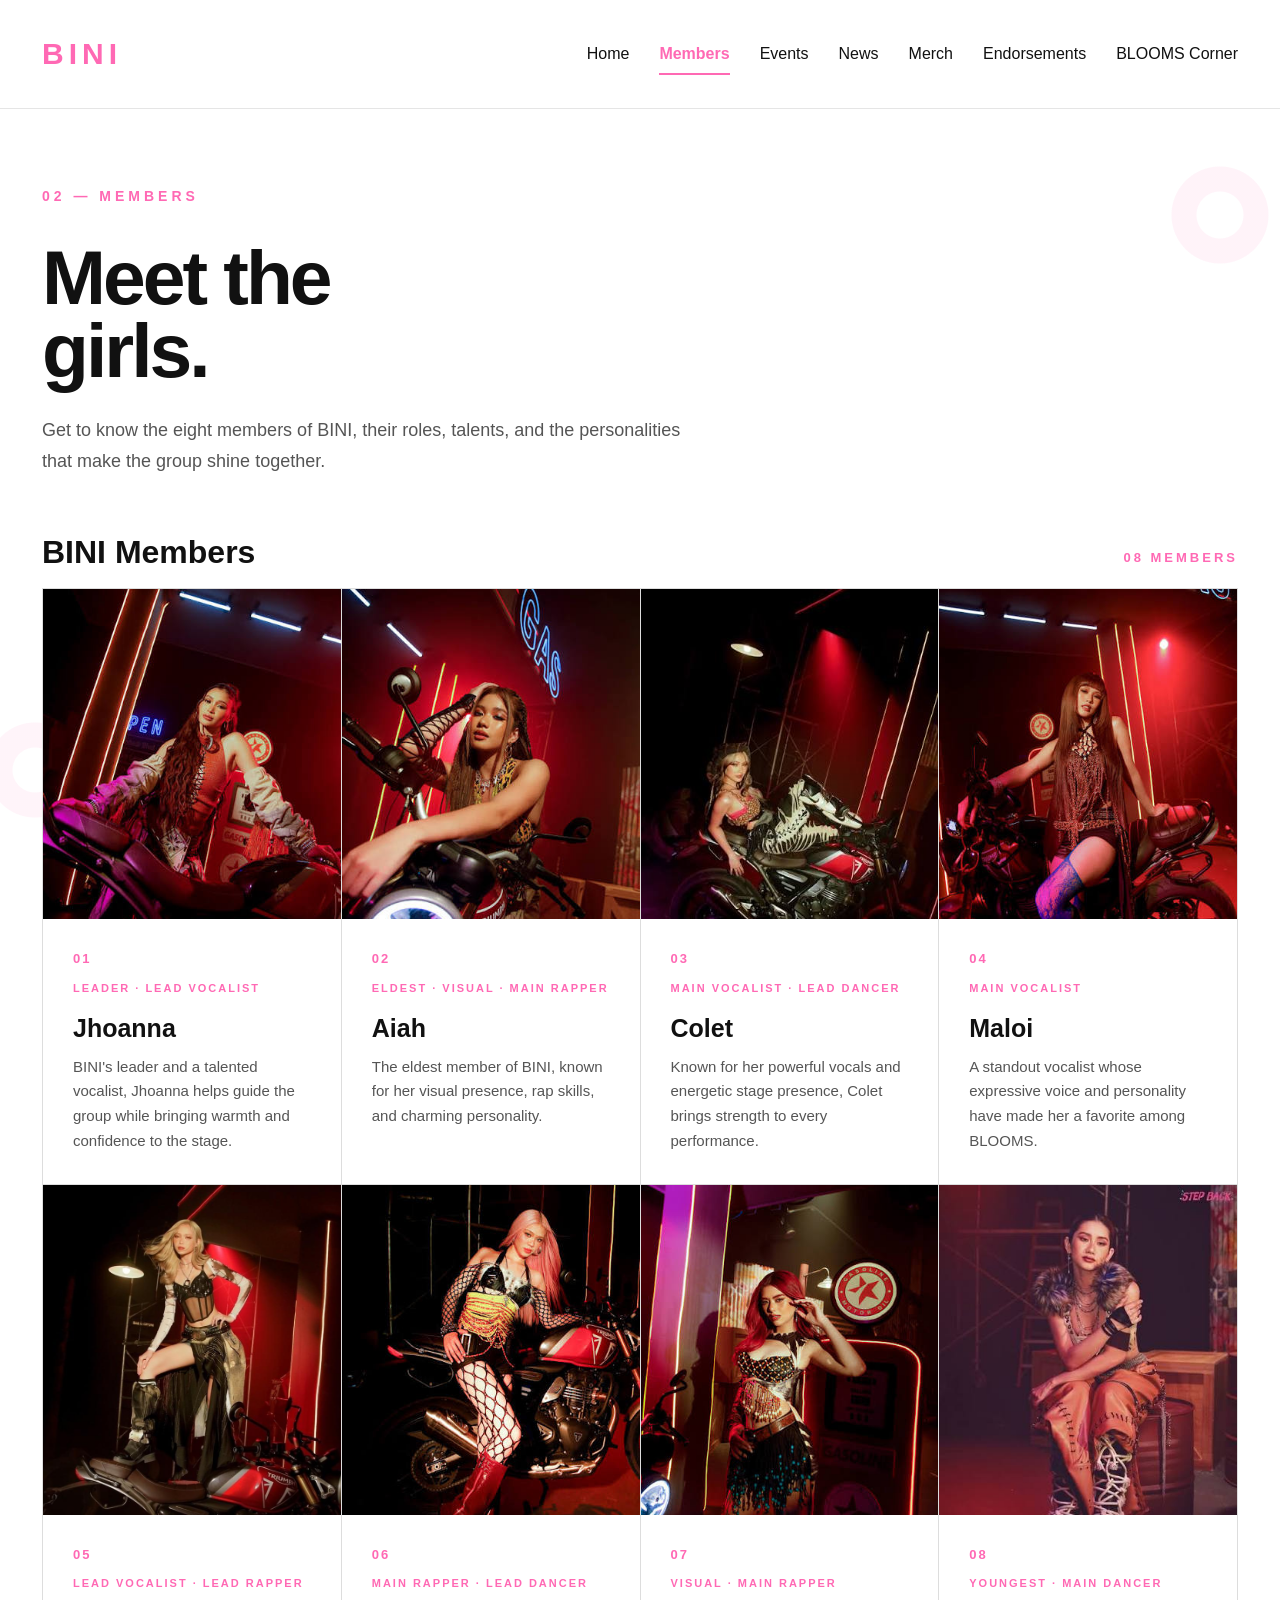
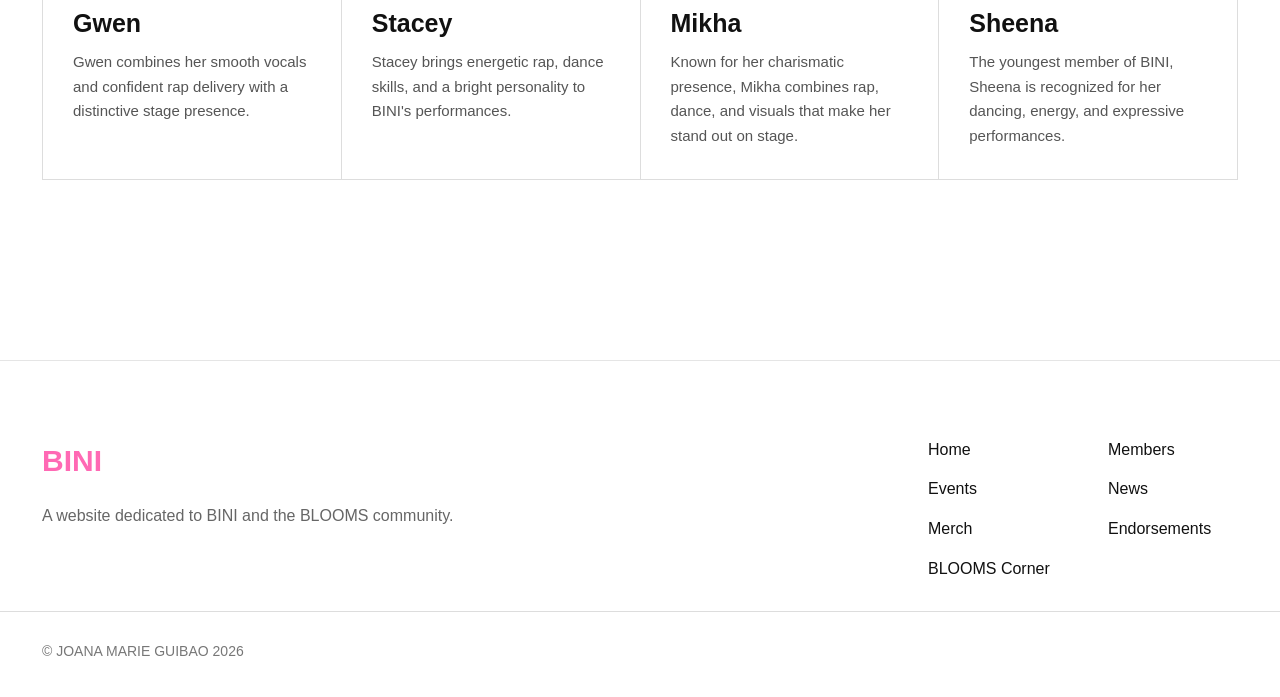
<file: members.html>
<!DOCTYPE html>
<html lang="en">

<head>

    <meta charset="UTF-8">
    <meta name="viewport" content="width=device-width, initial-scale=1.0">

    <title>Members | BINI</title>

    <style>

        * {
            margin: 0;
            padding: 0;
            box-sizing: border-box;
        }

        html {
            scroll-behavior: smooth;
        }

        body {
            font-family: Arial, Helvetica, sans-serif;
            background: #ffffff;
            color: #111111;
            line-height: 1.6;
            position: relative;
            overflow-x: hidden;
        }

        body::before {
            content: "";
            position: fixed;
            top: 120px;
            right: -35px;
            width: 190px;
            height: 190px;
            background:
                radial-gradient(
                    circle at 50% 50%,
                    transparent 0 23px,
                    #fff0f7 24px 48px,
                    transparent 49px
                );
            opacity: 0.8;
            pointer-events: none;
            z-index: -1;
        }

        body::after {
            content: "";
            position: fixed;
            bottom: 40px;
            left: -55px;
            width: 180px;
            height: 180px;
            background:
                radial-gradient(
                    circle at 50% 50%,
                    transparent 0 22px,
                    #fff0f7 23px 47px,
                    transparent 48px
                );
            opacity: 0.75;
            pointer-events: none;
            z-index: -1;
        }

        header {
            width: 100%;
            border-bottom: 1px solid #e5e5e5;
            background: rgba(255, 255, 255, 0.97);
            position: sticky;
            top: 0;
            z-index: 100;
        }

        .header-inner {
            max-width: 1400px;
            margin: auto;
            min-height: 108px;

            display: flex;
            align-items: center;
            justify-content: space-between;

            padding: 0 42px;
        }

        .logo {
            font-size: 30px;
            font-weight: 800;
            letter-spacing: 5px;
            color: #FF69B4;
            text-decoration: none;
        }

        nav {
            display: flex;
            align-items: center;
            gap: 30px;
        }

        nav a {
            color: #111111;
            text-decoration: none;
            font-size: 16px;
            font-weight: 400;
            position: relative;
            padding: 8px 0;
            white-space: nowrap;
        }

        nav a::after {
            content: "";
            position: absolute;
            left: 0;
            bottom: 0;
            width: 0;
            height: 2px;
            background: #FF69B4;
            transition: width 0.25s ease;
        }

        nav a:hover::after {
            width: 100%;
        }

        nav a.active {
            color: #FF69B4;
            font-weight: 600;
        }

        nav a.active::after {
            width: 100%;
        }

        main {
            max-width: 1400px;
            margin: auto;
            padding: 0 42px 100px;
        }

        .page-intro {
            padding: 76px 0 60px;
            position: relative;
        }

        .section-number {
            font-size: 14px;
            font-weight: 700;
            letter-spacing: 4px;
            color: #FF69B4;
            margin-bottom: 34px;
        }

        .page-intro h1 {
            font-size: clamp(48px, 6vw, 78px);
            line-height: 0.95;
            font-weight: 700;
            letter-spacing: -3px;
            max-width: 700px;
            margin-bottom: 28px;
        }

        .page-intro p {
            max-width: 650px;
            color: #555555;
            font-size: 18px;
            line-height: 1.7;
        }

        .members-section {
            margin-bottom: 80px;
        }

        .section-heading {
            display: flex;
            align-items: flex-end;
            justify-content: space-between;
            border-bottom: 1px solid #dddddd;
            padding-bottom: 20px;
            margin-bottom: 0;
        }

        .section-heading h2 {
            font-size: 32px;
            line-height: 1;
        }

        .section-heading span {
            color: #FF69B4;
            font-size: 13px;
            font-weight: 700;
            letter-spacing: 3px;
        }

        .members-grid {
            display: grid;
            grid-template-columns: repeat(4, 1fr);
            border-left: 1px solid #dddddd;
            margin-bottom: 80px;
        }

        .member-card {
            border-right: 1px solid #dddddd;
            border-bottom: 1px solid #dddddd;
            background: #ffffff;
            overflow: hidden;
            transition:
                transform 0.25s ease,
                border-color 0.25s ease;
        }

        .member-card:hover {
            transform: translateY(-5px);
            border-color: #FF69B4;
        }

        .member-image {
            width: 100%;
            height: 330px;
            background: #fff4f9;
            display: flex;
            align-items: center;
            justify-content: center;
            overflow: hidden;
            position: relative;
        }

        .member-image img {
            width: 100%;
            height: 100%;
            object-fit: cover;
            object-position: center top;
            display: block;
            transition: transform 0.5s ease;
        }

        .member-card:hover .member-image img {
            transform: scale(1.05);
        }

        .member-info {
            padding: 30px;
        }

        .member-number {
            color: #FF69B4;
            font-size: 13px;
            font-weight: 700;
            letter-spacing: 2px;
            margin-bottom: 10px;
        }

        .member-role {
            color: #FF69B4;
            font-size: 11px;
            font-weight: 700;
            letter-spacing: 2px;
            text-transform: uppercase;
            margin-bottom: 16px;
        }

        .member-info h2 {
            font-size: 25px;
            line-height: 1.15;
            margin-bottom: 12px;
        }

        .member-info p.description {
            color: #555555;
            font-size: 15px;
            line-height: 1.65;
            margin-bottom: 0;
        }

        footer {
            border-top: 1px solid #e5e5e5;
            background: #ffffff;
            position: relative;
            overflow: hidden;
        }

        .footer-inner {
            max-width: 1400px;
            margin: auto;
            padding: 76px 42px 30px;
            display: grid;
            grid-template-columns: 1fr 1fr;
            gap: 60px;
        }

        .footer-brand h2 {
            color: #FF69B4;
            font-size: 30px;
            margin-bottom: 18px;
        }

        .footer-brand p {
            color: #666666;
            font-size: 16px;
            max-width: 500px;
        }

        .footer-nav {
            display: grid;
            grid-template-columns: 1fr 1fr;
            gap: 14px 50px;
            justify-self: end;
            width: 310px;
        }

        .footer-nav a {
            text-decoration: none;
            color: #111111;
            font-size: 16px;
        }

        .footer-nav a:hover {
            color: #FF69B4;
        }

        .footer-bottom {
            max-width: 1400px;
            margin: auto;
            padding: 28px 42px 34px;
            border-top: 1px solid #dddddd;
            color: #777777;
            font-size: 14px;
        }

        @media (max-width: 1000px) {

            .header-inner {
                min-height: 90px;
                flex-direction: column;
                align-items: flex-start;
                gap: 20px;
                padding: 25px;
            }

            nav {
                width: 100%;
                overflow-x: auto;
                padding-bottom: 5px;
                gap: 24px;
            }

            main {
                padding: 0 25px 70px;
            }

            .members-grid {
                grid-template-columns: repeat(2, 1fr);
            }

            .footer-inner {
                padding: 60px 25px 30px;
            }

            .footer-bottom {
                padding: 25px;
            }

        }

        @media (max-width: 650px) {

            .logo {
                font-size: 26px;
            }

            nav {
                gap: 20px;
            }

            nav a {
                font-size: 14px;
            }

            .page-intro {
                padding: 55px 0 45px;
            }

            .page-intro h1 {
                font-size: 48px;
                letter-spacing: -2px;
            }

            .page-intro p {
                font-size: 16px;
            }

            .section-heading {
                align-items: flex-start;
                flex-direction: column;
                gap: 12px;
            }

            .members-grid {
                grid-template-columns: 1fr;
            }

            .member-image {
                height: 360px;
            }

            .member-info {
                padding: 30px;
            }

            .footer-inner {
                grid-template-columns: 1fr;
                gap: 40px;
            }

            .footer-nav {
                justify-self: start;
                width: 100%;
            }

        }

    </style>

</head>

<body>

    <header>

        <div class="header-inner">

            <a href="index.html" class="logo">
                BINI
            </a>

            <nav>

                <a href="index.html">
                    Home
                </a>

                <a href="members.html" class="active">
                    Members
                </a>

                <a href="events.html">
                    Events
                </a>

                <a href="news.html">
                    News
                </a>

                <a href="merch.html">
                    Merch
                </a>

                <a href="endorsements.html">
                    Endorsements
                </a>

                <a href="blooms.html">
                    BLOOMS Corner
                </a>

            </nav>

        </div>

    </header>

    <main>

        <section class="page-intro">

            <div class="section-number">
                02 — MEMBERS
            </div>

            <h1>
                Meet the<br>
                girls.
            </h1>

            <p>
                Get to know the eight members of BINI,
                their roles, talents, and the personalities
                that make the group shine together.
            </p>

        </section>

        <section class="members-section">

            <div class="section-heading">

                <h2>
                    BINI Members
                </h2>

                <span>
                    08 MEMBERS
                </span>

            </div>

            <div class="members-grid">

                <article class="member-card">

                    <div class="member-image">

                        <img
                            src="jho.jpeg"
                            alt="Jhoanna">

                    </div>

                    <div class="member-info">

                        <div class="member-number">
                            01
                        </div>

                        <div class="member-role">
                            LEADER · LEAD VOCALIST
                        </div>

                        <h2>
                            Jhoanna
                        </h2>

                        <p class="description">
                            BINI's leader and a talented vocalist,
                            Jhoanna helps guide the group while
                            bringing warmth and confidence to the stage.
                        </p>

                    </div>

                </article>

                <article class="member-card">

                    <div class="member-image">

                        <img
                            src="aiahkins.jpeg"
                            alt="Aiah">

                    </div>

                    <div class="member-info">

                        <div class="member-number">
                            02
                        </div>

                        <div class="member-role">
                            ELDEST · VISUAL · MAIN RAPPER
                        </div>

                        <h2>
                            Aiah
                        </h2>

                        <p class="description">
                            The eldest member of BINI,
                            known for her visual presence,
                            rap skills, and charming personality.
                        </p>

                    </div>

                </article>

                <article class="member-card">

                    <div class="member-image">

                        <img
                            src="colet.jpeg"
                            alt="Colet">

                    </div>

                    <div class="member-info">

                        <div class="member-number">
                            03
                        </div>

                        <div class="member-role">
                            MAIN VOCALIST · LEAD DANCER
                        </div>

                        <h2>
                            Colet
                        </h2>

                        <p class="description">
                            Known for her powerful vocals
                            and energetic stage presence,
                            Colet brings strength to every performance.
                        </p>

                    </div>

                </article>

                <article class="member-card">

                    <div class="member-image">

                        <img
                            src="maloi.jpeg"
                            alt="Maloi">

                    </div>

                    <div class="member-info">

                        <div class="member-number">
                            04
                        </div>

                        <div class="member-role">
                            MAIN VOCALIST
                        </div>

                        <h2>
                            Maloi
                        </h2>

                        <p class="description">
                            A standout vocalist whose
                            expressive voice and personality
                            have made her a favorite among BLOOMS.
                        </p>

                    </div>

                </article>

                <article class="member-card">

                    <div class="member-image">

                        <img
                            src="gwen.jpg"
                            alt="Gwen">

                    </div>

                    <div class="member-info">

                        <div class="member-number">
                            05
                        </div>

                        <div class="member-role">
                            LEAD VOCALIST · LEAD RAPPER
                        </div>

                        <h2>
                            Gwen
                        </h2>

                        <p class="description">
                            Gwen combines her smooth vocals
                            and confident rap delivery with
                            a distinctive stage presence.
                        </p>

                    </div>

                </article>

                <article class="member-card">

                    <div class="member-image">

                        <img
                            src="staku.jpeg"
                            alt="Stacey">

                    </div>

                    <div class="member-info">

                        <div class="member-number">
                            06
                        </div>

                        <div class="member-role">
                            MAIN RAPPER · LEAD DANCER
                        </div>

                        <h2>
                            Stacey
                        </h2>

                        <p class="description">
                            Stacey brings energetic rap,
                            dance skills, and a bright personality
                            to BINI's performances.
                        </p>

                    </div>

                </article>

                <article class="member-card">

                    <div class="member-image">

                        <img
                            src="mikhalim.jpeg"
                            alt="Mikha">

                    </div>

                    <div class="member-info">

                        <div class="member-number">
                            07
                        </div>

                        <div class="member-role">
                            VISUAL · MAIN RAPPER
                        </div>

                        <h2>
                            Mikha
                        </h2>

                        <p class="description">
                            Known for her charismatic presence,
                            Mikha combines rap, dance, and visuals
                            that make her stand out on stage.
                        </p>

                    </div>

                </article>

                <article class="member-card">

                    <div class="member-image">

                        <img
                            src="shee.jpeg"
                            alt="Sheena">

                    </div>

                    <div class="member-info">

                        <div class="member-number">
                            08
                        </div>

                        <div class="member-role">
                            YOUNGEST · MAIN DANCER
                        </div>

                        <h2>
                            Sheena
                        </h2>

                        <p class="description">
                            The youngest member of BINI,
                            Sheena is recognized for her dancing,
                            energy, and expressive performances.
                        </p>

                    </div>

                </article>

            </div>

        </section>

    </main>

    <footer>

        <div class="footer-inner">

            <div class="footer-brand">

                <h2>
                    BINI
                </h2>

                <p>
                    A website dedicated to BINI and the BLOOMS community.
                </p>

            </div>

            <div class="footer-nav">

                <a href="index.html">
                    Home
                </a>

                <a href="members.html">
                    Members
                </a>

                <a href="events.html">
                    Events
                </a>

                <a href="news.html">
                    News
                </a>

                <a href="merch.html">
                    Merch
                </a>

                <a href="endorsements.html">
                    Endorsements
                </a>

                <a href="blooms.html">
                    BLOOMS Corner
                </a>

            </div>

        </div>

        <div class="footer-bottom">

            © JOANA MARIE GUIBAO 2026

        </div>

    </footer>

</body>

</html>
</file>
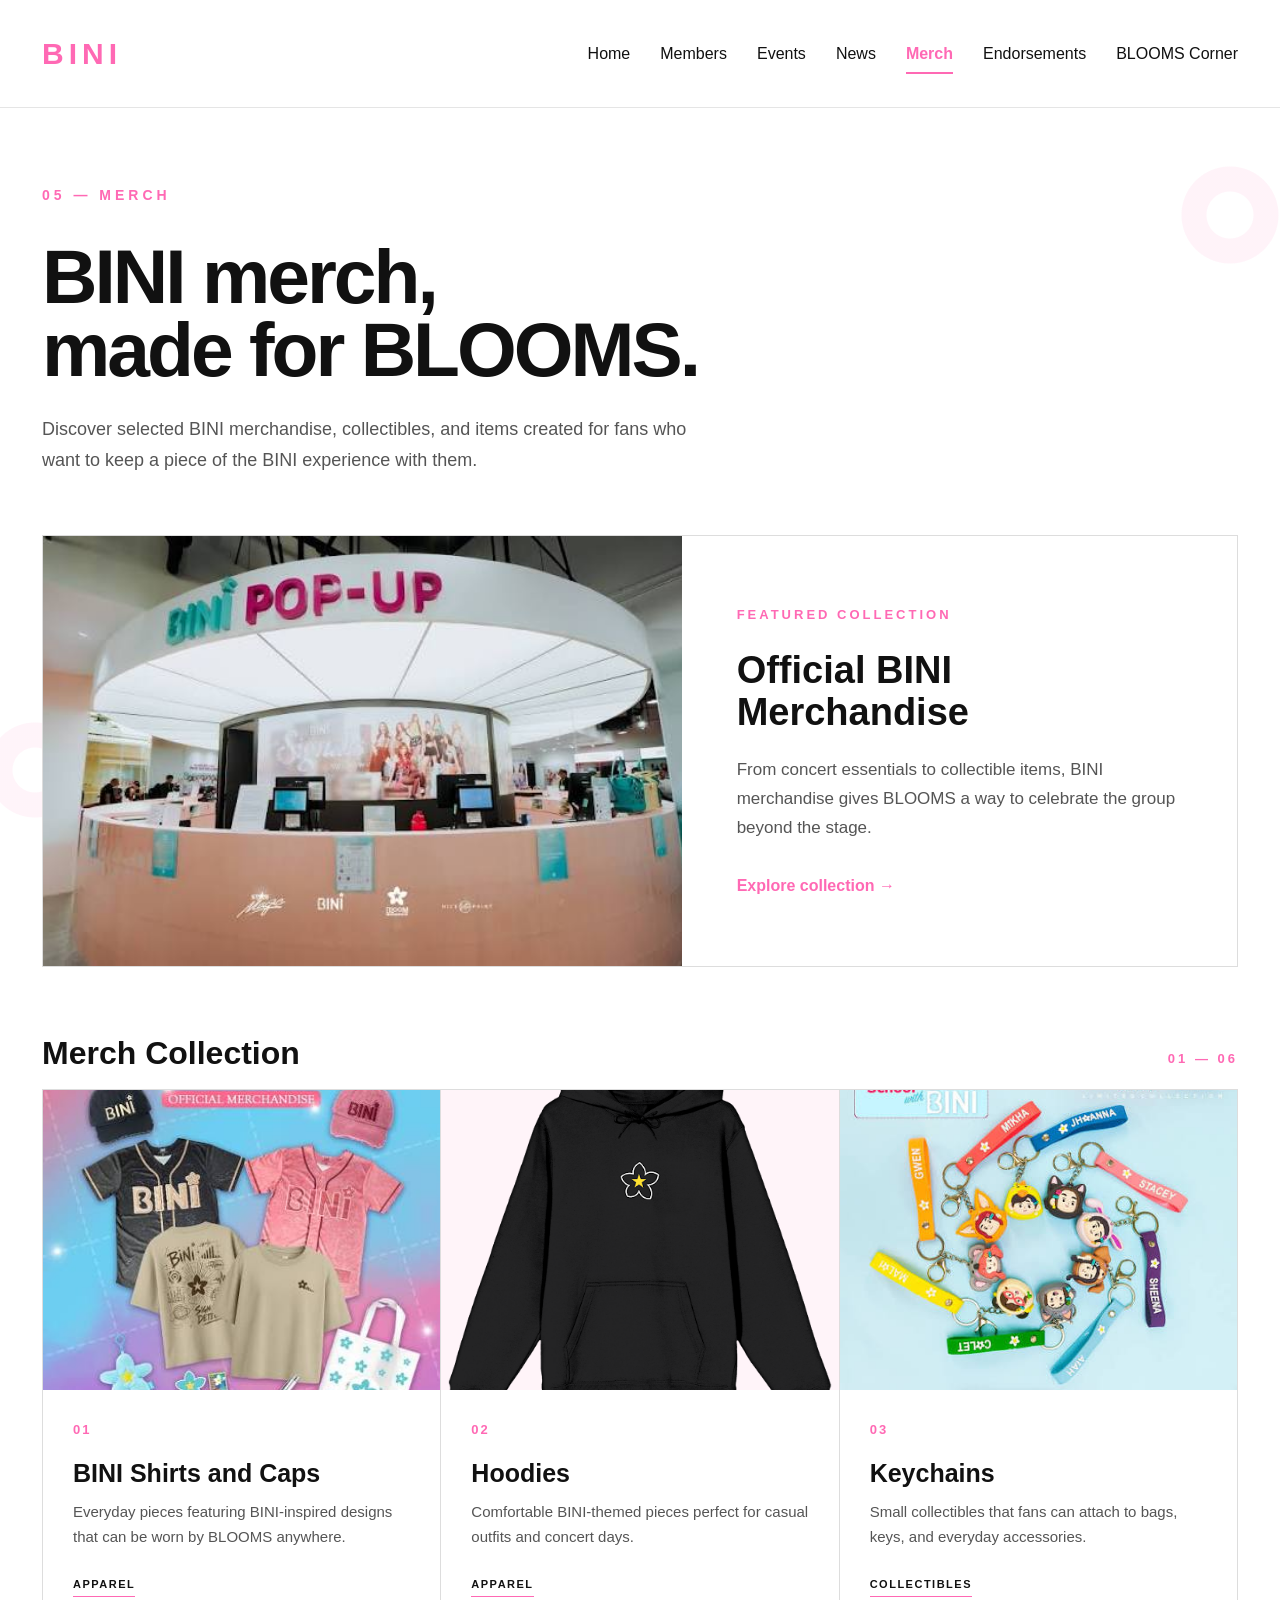
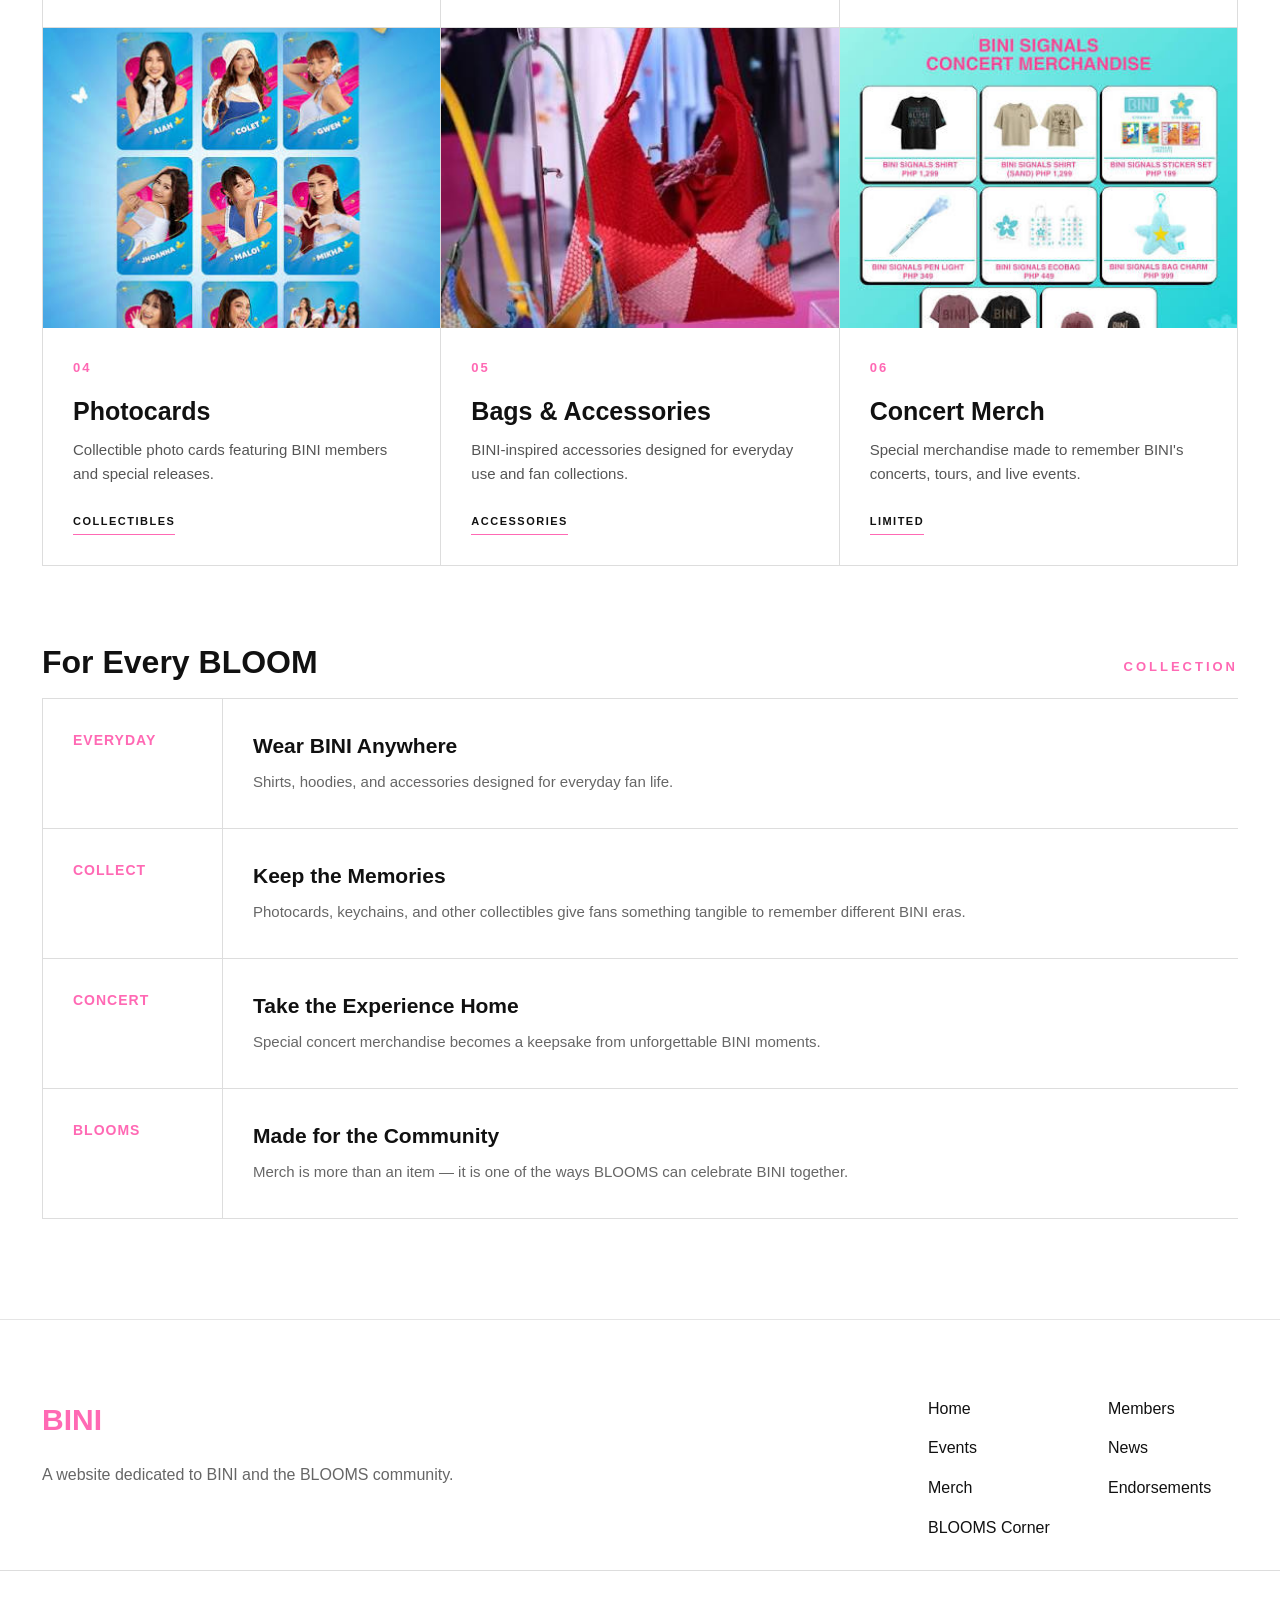
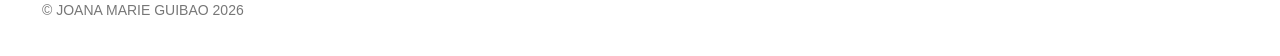
<file: merch.html>
<!DOCTYPE html>
<html lang="en">
<head>
    <meta charset="UTF-8">
    <meta name="viewport" content="width=device-width, initial-scale=1.0">

    <title>Merch | BINI</title>

    <style>
        * {
            margin: 0;
            padding: 0;
            box-sizing: border-box;
        }

        html {
            scroll-behavior: smooth;
        }

        body {
            font-family: Arial, Helvetica, sans-serif;
            background: #ffffff;
            color: #111111;
            line-height: 1.6;
            overflow-x: hidden;
        }

        body::before {
            content: "";
            position: fixed;
            top: 120px;
            right: -45px;
            width: 190px;
            height: 190px;
            background:
                radial-gradient(
                    circle at 50% 50%,
                    transparent 0 23px,
                    #fff0f7 24px 48px,
                    transparent 49px
                );
            opacity: 0.8;
            pointer-events: none;
            z-index: -1;
        }

        body::after {
            content: "";
            position: fixed;
            bottom: 40px;
            left: -55px;
            width: 180px;
            height: 180px;
            background:
                radial-gradient(
                    circle at 50% 50%,
                    transparent 0 22px,
                    #fff0f7 23px 47px,
                    transparent 48px
                );
            opacity: 0.75;
            pointer-events: none;
            z-index: -1;
        }

        header {
            width: 100%;
            height: 108px;
            border-bottom: 1px solid #e5e5e5;
            background: rgba(255, 255, 255, 0.97);
            position: sticky;
            top: 0;
            z-index: 100;
        }

        .header-inner {
            max-width: 1400px;
            height: 100%;
            margin: auto;
            padding: 0 42px;
            display: flex;
            align-items: center;
            justify-content: space-between;
        }

        .logo {
            color: #FF69B4;
            text-decoration: none;
            font-size: 30px;
            font-weight: 800;
            letter-spacing: 5px;
        }

        nav {
            display: flex;
            align-items: center;
            gap: 30px;
        }

        nav a {
            position: relative;
            color: #111111;
            text-decoration: none;
            font-size: 16px;
            font-weight: 400;
            padding: 8px 0;
            white-space: nowrap;
        }

        nav a::after {
            content: "";
            position: absolute;
            left: 0;
            bottom: 0;
            width: 0;
            height: 2px;
            background: #FF69B4;
            transition: width 0.25s ease;
        }

        nav a:hover::after {
            width: 100%;
        }

        nav a.active {
            color: #FF69B4;
            font-weight: 600;
        }

        nav a.active::after {
            width: 100%;
        }

        main {
            max-width: 1400px;
            margin: auto;
            padding: 0 42px 100px;
        }

        .page-intro {
            padding: 76px 0 60px;
        }

        .section-number {
            color: #FF69B4;
            font-size: 14px;
            font-weight: 700;
            letter-spacing: 4px;
            margin-bottom: 34px;
        }

        .page-intro h1 {
            max-width: 700px;
            font-size: clamp(48px, 6vw, 78px);
            line-height: 0.95;
            font-weight: 700;
            letter-spacing: -3px;
            margin-bottom: 28px;
        }

        .page-intro p {
            max-width: 650px;
            color: #555555;
            font-size: 18px;
            line-height: 1.7;
        }

        .featured-merch {
            display: grid;
            grid-template-columns: 1.15fr 1fr;
            border: 1px solid #dddddd;
            background: #ffffff;
            margin-bottom: 70px;
        }

        .featured-image {
            min-height: 430px;
            background: #fff4f9;
            display: flex;
            align-items: center;
            justify-content: center;
            overflow: hidden;
        }

        .featured-image img {
            width: 100%;
            height: 100%;
            object-fit: cover;
            display: block;
        }

        .image-placeholder {
            color: #FF69B4;
            font-size: 13px;
            font-weight: 700;
            letter-spacing: 4px;
        }

        .featured-content {
            padding: 55px;
            display: flex;
            flex-direction: column;
            justify-content: center;
        }

        .label {
            color: #FF69B4;
            font-size: 13px;
            font-weight: 700;
            letter-spacing: 3px;
            margin-bottom: 25px;
        }

        .featured-content h2 {
            font-size: 38px;
            line-height: 1.1;
            margin-bottom: 22px;
        }

        .featured-content p {
            color: #555555;
            font-size: 17px;
            line-height: 1.7;
            margin-bottom: 30px;
        }

        .shop-link {
            color: #FF69B4;
            text-decoration: none;
            font-weight: 700;
        }

        .shop-link:hover {
            text-decoration: underline;
        }

        .section-heading {
            display: flex;
            align-items: flex-end;
            justify-content: space-between;
            border-bottom: 1px solid #dddddd;
            padding-bottom: 20px;
        }

        .section-heading h2 {
            font-size: 32px;
            line-height: 1;
        }

        .section-heading span {
            color: #FF69B4;
            font-size: 13px;
            font-weight: 700;
            letter-spacing: 3px;
        }

        .merch-grid {
            display: grid;
            grid-template-columns: repeat(3, 1fr);
            border-left: 1px solid #dddddd;
            margin-bottom: 80px;
        }

        .merch-card {
            border-right: 1px solid #dddddd;
            border-bottom: 1px solid #dddddd;
            background: #ffffff;
        }

        .merch-image {
            height: 300px;
            background: #fff4f9;
            display: flex;
            align-items: center;
            justify-content: center;
            overflow: hidden;
        }

        .merch-image img {
            width: 100%;
            height: 100%;
            object-fit: cover;
            display: block;
        }

        .merch-info {
            padding: 30px;
        }

        .merch-number {
            color: #FF69B4;
            font-size: 13px;
            font-weight: 700;
            letter-spacing: 2px;
            margin-bottom: 18px;
        }

        .merch-info h3 {
            font-size: 25px;
            line-height: 1.15;
            margin-bottom: 12px;
        }

        .merch-info p {
            color: #555555;
            font-size: 15px;
            line-height: 1.65;
            margin-bottom: 20px;
        }

        .merch-type {
            display: inline-block;
            color: #111111;
            border-bottom: 1px solid #FF69B4;
            padding-bottom: 3px;
            font-size: 11px;
            font-weight: 700;
            letter-spacing: 1.5px;
            text-transform: uppercase;
        }

        .collection-section {
            margin-top: 30px;
        }

        .collection-list {
            border-left: 1px solid #dddddd;
        }

        .collection-item {
            display: grid;
            grid-template-columns: 180px 1fr;
            min-height: 130px;
            border-bottom: 1px solid #dddddd;
        }

        .collection-label {
            padding: 30px;
            border-right: 1px solid #dddddd;
            color: #FF69B4;
            font-size: 14px;
            font-weight: 700;
            letter-spacing: 1px;
        }

        .collection-content {
            padding: 30px;
        }

        .collection-content h3 {
            font-size: 21px;
            margin-bottom: 8px;
        }

        .collection-content p {
            max-width: 750px;
            color: #666666;
            font-size: 15px;
        }

        footer {
            border-top: 1px solid #e5e5e5;
            background: #ffffff;
        }

        .footer-inner {
            max-width: 1400px;
            margin: auto;
            padding: 76px 42px 30px;
            display: grid;
            grid-template-columns: 1fr 1fr;
            gap: 60px;
        }

        .footer-brand h2 {
            color: #FF69B4;
            font-size: 30px;
            margin-bottom: 18px;
        }

        .footer-brand p {
            max-width: 500px;
            color: #666666;
            font-size: 16px;
        }

        .footer-nav {
            width: 310px;
            justify-self: end;
            display: grid;
            grid-template-columns: 1fr 1fr;
            gap: 14px 50px;
        }

        .footer-nav a {
            color: #111111;
            text-decoration: none;
            font-size: 16px;
        }

        .footer-nav a:hover {
            color: #FF69B4;
        }

        .footer-bottom {
            max-width: 1400px;
            margin: auto;
            padding: 28px 42px 34px;
            border-top: 1px solid #dddddd;

            color: #777777;
            font-size: 14px;
        }

        @media (max-width: 1000px) {

            header {
                height: auto;
            }

            .header-inner {
                min-height: 90px;
                height: auto;
                padding: 25px;
                flex-direction: column;
                align-items: flex-start;
                gap: 20px;
            }

            nav {
                width: 100%;
                overflow-x: auto;
                gap: 24px;
                padding-bottom: 5px;
            }

            main {
                padding: 0 25px 70px;
            }

            .featured-merch {
                grid-template-columns: 1fr;
            }

            .featured-image {
                min-height: 330px;
            }

            .merch-grid {
                grid-template-columns: repeat(2, 1fr);
            }

            .footer-inner {
                padding: 60px 25px 30px;
            }

            .footer-bottom {
                padding: 25px;
            }
        }

        @media (max-width: 650px) {

            .logo {
                font-size: 26px;
            }

            nav {
                gap: 20px;
            }

            nav a {
                font-size: 14px;
            }

            .page-intro {
                padding: 55px 0 45px;
            }

            .page-intro h1 {
                font-size: 48px;
                letter-spacing: -2px;
            }

            .page-intro p {
                font-size: 16px;
            }

            .featured-content {
                padding: 35px 25px;
            }

            .featured-content h2 {
                font-size: 30px;
            }

            .merch-grid {
                grid-template-columns: 1fr;
            }

            .merch-image {
                height: 270px;
            }

            .collection-item {
                grid-template-columns: 1fr;
            }

            .collection-label {
                border-right: none;
                border-bottom: 1px solid #eeeeee;
                padding-bottom: 15px;
            }

            .collection-content {
                padding-top: 20px;
            }

            .footer-inner {
                grid-template-columns: 1fr;
                gap: 40px;
            }

            .footer-nav {
                width: 100%;
                justify-self: start;
            }
        }
    </style>
	
</head>

<body>

    <header>

        <div class="header-inner">

            <a href="index.html" class="logo">BINI</a>

            <nav>

                <a href="index.html">
                    Home
                </a>

                <a href="members.html">
                    Members
                </a>

                <a href="events.html">
                    Events
                </a>

                <a href="news.html">
                    News
                </a>

                <a href="merch.html" class="active">
                    Merch
                </a>

                <a href="endorsements.html">
                    Endorsements
                </a>

                <a href="blooms.html">
                    BLOOMS Corner
                </a>

            </nav>

        </div>

    </header>

    <main>

        <section class="page-intro">

            <div class="section-number">
                05 — MERCH
            </div>

            <h1>
                BINI merch,<br>
                made for BLOOMS.
            </h1>

            <p>
                Discover selected BINI merchandise, collectibles,
                and items created for fans who want to keep a piece
                of the BINI experience with them.
            </p>

        </section>

        <section class="featured-merch">

            <div class="featured-image">

                <img
                    src="images (2).jpeg"
                    alt="BINI Merchandise"
                    onerror="this.style.display='none'; this.nextElementSibling.style.display='block';"
                >

                <div
                    class="image-placeholder"
                    style="display:none;"
                >
                    BINI MERCH
                </div>

            </div>


            <div class="featured-content">

                <div class="label">
                    FEATURED COLLECTION
                </div>

                <h2>
                    Official BINI Merchandise
                </h2>

                <p>
                    From concert essentials to collectible items,
                    BINI merchandise gives BLOOMS a way to celebrate
                    the group beyond the stage.
                </p>

                <a
                    href="#collections"
                    class="shop-link"
                >
                    Explore collection →
                </a>

            </div>

        </section>

        <section id="collections">

            <div class="section-heading">

                <h2>
                    Merch Collection
                </h2>

                <span>
                    01 — 06
                </span>

            </div>

            <div class="merch-grid">

                <article class="merch-card">

                    <div class="merch-image">

                        <img
                            src="shirts.jpeg"
                            alt="BINI Shirts and Caps"
                            onerror="this.style.display='none'; this.nextElementSibling.style.display='block';"
                        >

                        <div
                            class="image-placeholder"
                            style="display:none;"
                        >
                            SHIRTS AND CAPS
                        </div>

                    </div>

                    <div class="merch-info">

                        <div class="merch-number">
                            01
                        </div>

                        <h3>
                            BINI Shirts and Caps
                        </h3>

                        <p>
                            Everyday pieces featuring BINI-inspired
                            designs that can be worn by BLOOMS anywhere.
                        </p>

                        <span class="merch-type">
                            Apparel
                        </span>

                    </div>

                </article>

                <article class="merch-card">

                    <div class="merch-image">

                        <img
                            src="unnamed.png"
                            alt="BINI Hoodies"
                            onerror="this.style.display='none'; this.nextElementSibling.style.display='block';"
                        >

                        <div
                            class="image-placeholder"
                            style="display:none;"
                        >
                            HOODIES
                        </div>

                    </div>

                    <div class="merch-info">

                        <div class="merch-number">
                            02
                        </div>

                        <h3>
                            Hoodies
                        </h3>

                        <p>
                            Comfortable BINI-themed pieces perfect
                            for casual outfits and concert days.
                        </p>

                        <span class="merch-type">
                            Apparel
                        </span>

                    </div>

                </article>

                <article class="merch-card">

                    <div class="merch-image">

                        <img
                            src="imageskeyhcain.jpeg"
                            alt="BINI Keychains"
                            onerror="this.style.display='none'; this.nextElementSibling.style.display='block';"
                        >

                        <div
                            class="image-placeholder"
                            style="display:none;"
                        >
                            KEYCHAINS
                        </div>

                    </div>

                    <div class="merch-info">

                        <div class="merch-number">
                            03
                        </div>

                        <h3>
                            Keychains
                        </h3>

                        <p>
                            Small collectibles that fans can attach
                            to bags, keys, and everyday accessories.
                        </p>

                        <span class="merch-type">
                            Collectibles
                        </span>

                    </div>

                </article>

                <article class="merch-card">

                    <div class="merch-image">

                        <img
                            src="photocardsss.jpeg"
                            alt="BINI Photocards"
                            onerror="this.style.display='none'; this.nextElementSibling.style.display='block';"
                        >

                        <div
                            class="image-placeholder"
                            style="display:none;"
                        >
                            PHOTOCARDS
                        </div>

                    </div>

                    <div class="merch-info">

                        <div class="merch-number">
                            04
                        </div>

                        <h3>
                            Photocards
                        </h3>

                        <p>
                            Collectible photo cards featuring BINI
                            members and special releases.
                        </p>

                        <span class="merch-type">
                            Collectibles
                        </span>

                    </div>

                </article>

                <article class="merch-card">

                    <div class="merch-image">

                        <img
                            src="bagsimages.jpeg"
                            alt="BINI Bags"
                            onerror="this.style.display='none'; this.nextElementSibling.style.display='block';"
                        >

                        <div
                            class="image-placeholder"
                            style="display:none;"
                        >
                            BAGS
                        </div>

                    </div>

                    <div class="merch-info">

                        <div class="merch-number">
                            05
                        </div>

                        <h3>
                            Bags & Accessories
                        </h3>

                        <p>
                            BINI-inspired accessories designed for
                            everyday use and fan collections.
                        </p>

                        <span class="merch-type">
                            Accessories
                        </span>

                    </div>

                </article>

                <article class="merch-card">

                    <div class="merch-image">

                        <img
                            src="conimages.jpeg"
                            alt="BINI Concert Merchandise"
                            onerror="this.style.display='none'; this.nextElementSibling.style.display='block';"
                        >

                        <div
                            class="image-placeholder"
                            style="display:none;"
                        >
                            CONCERT MERCH
                        </div>

                    </div>

                    <div class="merch-info">

                        <div class="merch-number">
                            06
                        </div>

                        <h3>
                            Concert Merch
                        </h3>

                        <p>
                            Special merchandise made to remember
                            BINI's concerts, tours, and live events.
                        </p>

                        <span class="merch-type">
                            Limited
                        </span>

                    </div>

                </article>

            </div>

        </section>

        <section class="collection-section">

            <div class="section-heading">

                <h2>
                    For Every BLOOM
                </h2>

                <span>
                    COLLECTION
                </span>

            </div>

            <div class="collection-list">

                <div class="collection-item">

                    <div class="collection-label">
                        EVERYDAY
                    </div>

                    <div class="collection-content">

                        <h3>
                            Wear BINI Anywhere
                        </h3>

                        <p>
                            Shirts, hoodies, and accessories designed
                            for everyday fan life.
                        </p>

                    </div>

                </div>

                <div class="collection-item">

                    <div class="collection-label">
                        COLLECT
                    </div>

                    <div class="collection-content">

                        <h3>
                            Keep the Memories
                        </h3>

                        <p>
                            Photocards, keychains, and other collectibles
                            give fans something tangible to remember
                            different BINI eras.
                        </p>

                    </div>

                </div>

                <div class="collection-item">

                    <div class="collection-label">
                        CONCERT
                    </div>

                    <div class="collection-content">

                        <h3>
                            Take the Experience Home
                        </h3>

                        <p>
                            Special concert merchandise becomes a
                            keepsake from unforgettable BINI moments.
                        </p>

                    </div>

                </div>

                <div class="collection-item">

                    <div class="collection-label">
                        BLOOMS
                    </div>

                    <div class="collection-content">

                        <h3>
                            Made for the Community
                        </h3>

                        <p>
                            Merch is more than an item — it is one of
                            the ways BLOOMS can celebrate BINI together.
                        </p>

                    </div>

                </div>

            </div>

        </section>

    </main>

    <footer>

        <div class="footer-inner">

            <div class="footer-brand">

                <h2>
                    BINI
                </h2>

                <p>
                    A website dedicated to BINI and the BLOOMS community.
                </p>

            </div>

            <div class="footer-nav">

                <a href="index.html">
                    Home
                </a>

                <a href="members.html">
                    Members
                </a>

                <a href="events.html">
                    Events
                </a>

                <a href="news.html">
                    News
                </a>

                <a href="merch.html">
                    Merch
                </a>

                <a href="endorsements.html">
                    Endorsements
                </a>

                <a href="blooms.html">
                    BLOOMS Corner
                </a>

            </div>

        </div>

        <div class="footer-bottom">

            © JOANA MARIE GUIBAO 2026

        </div>

    </footer>

</body>

</html>
</file>
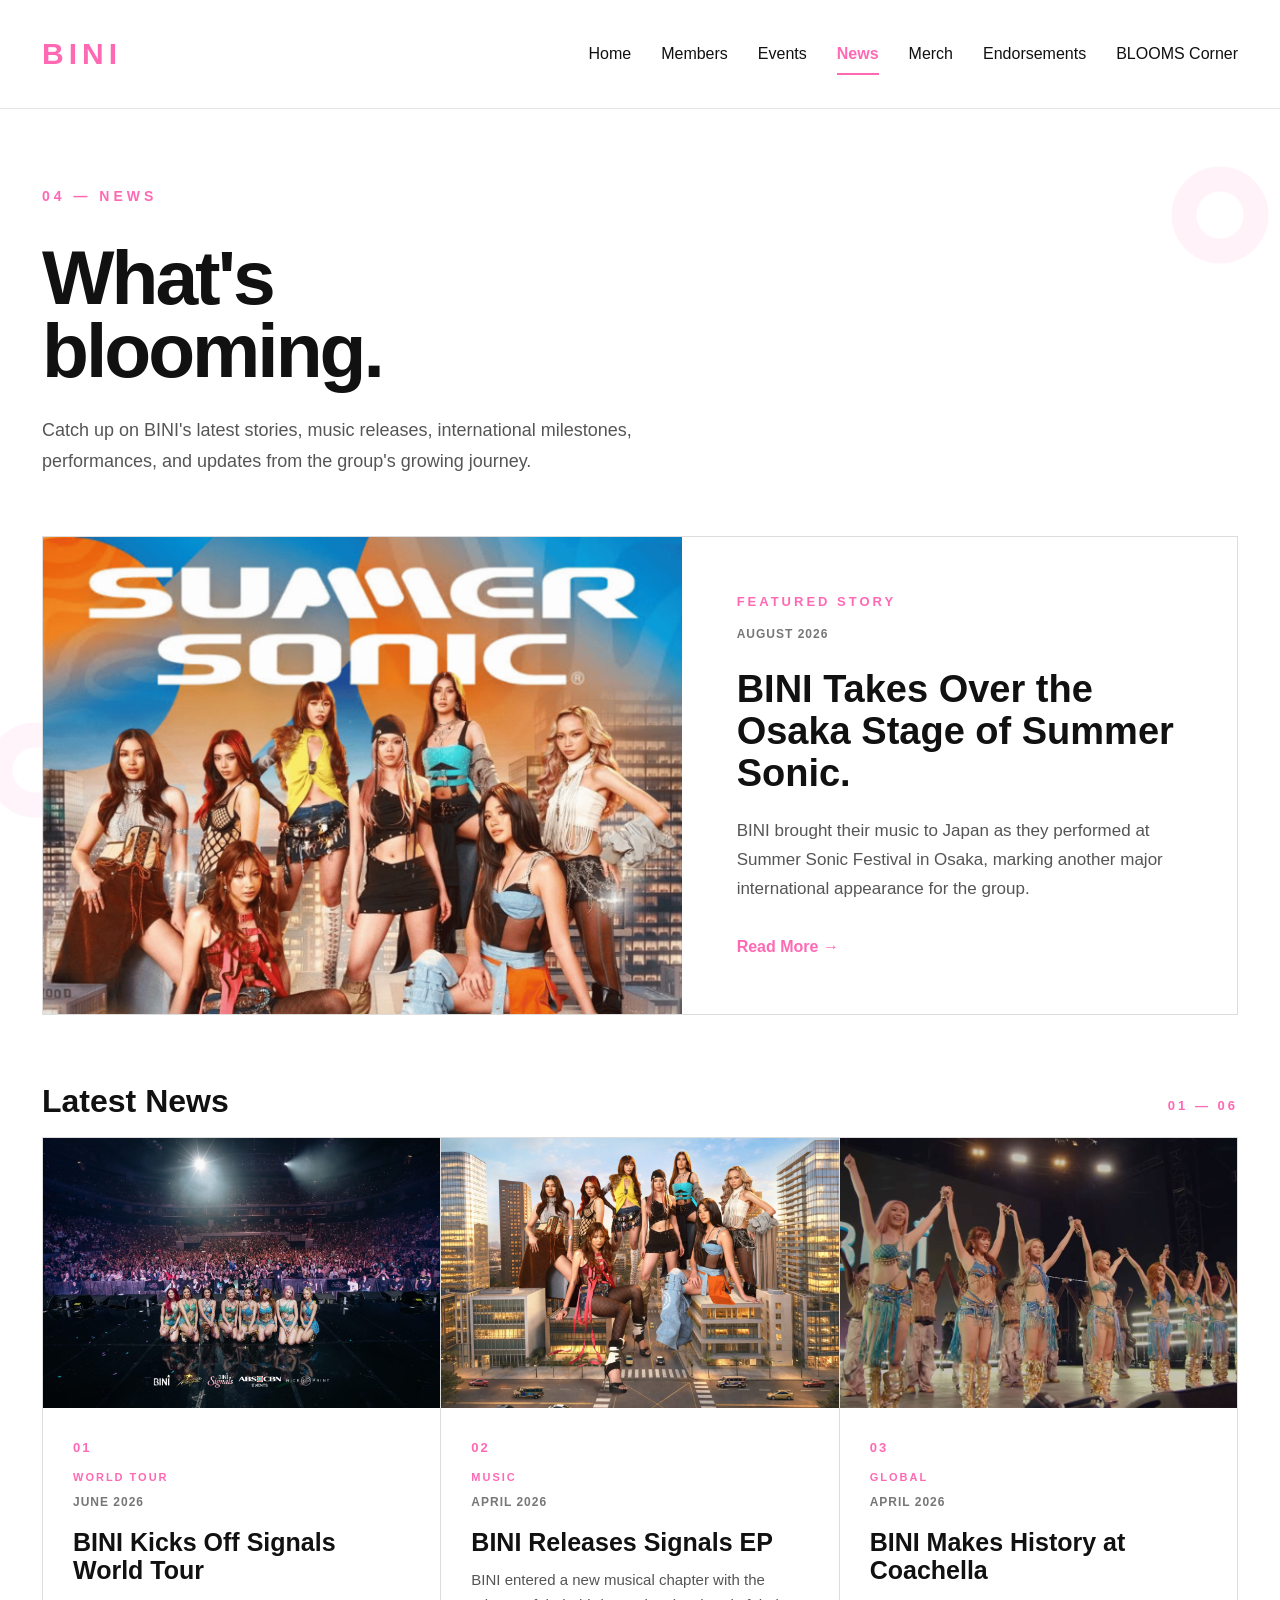
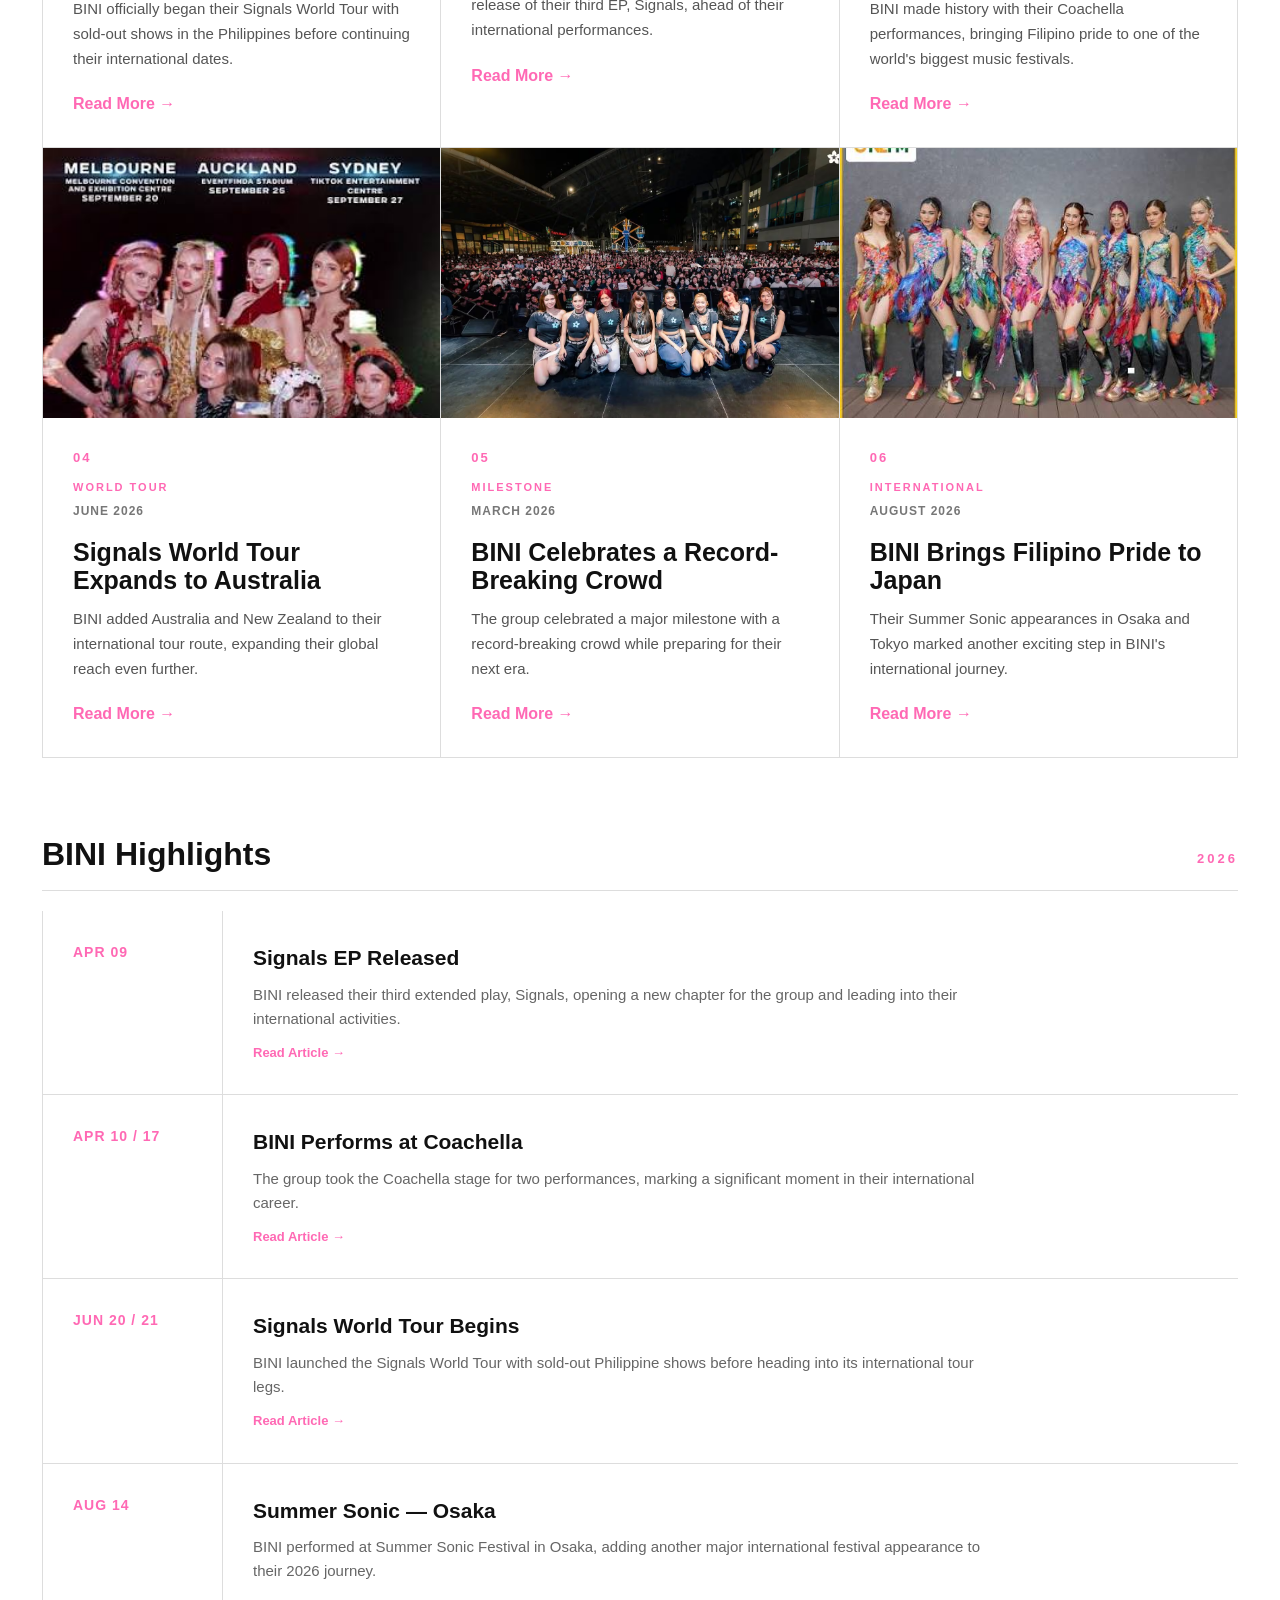
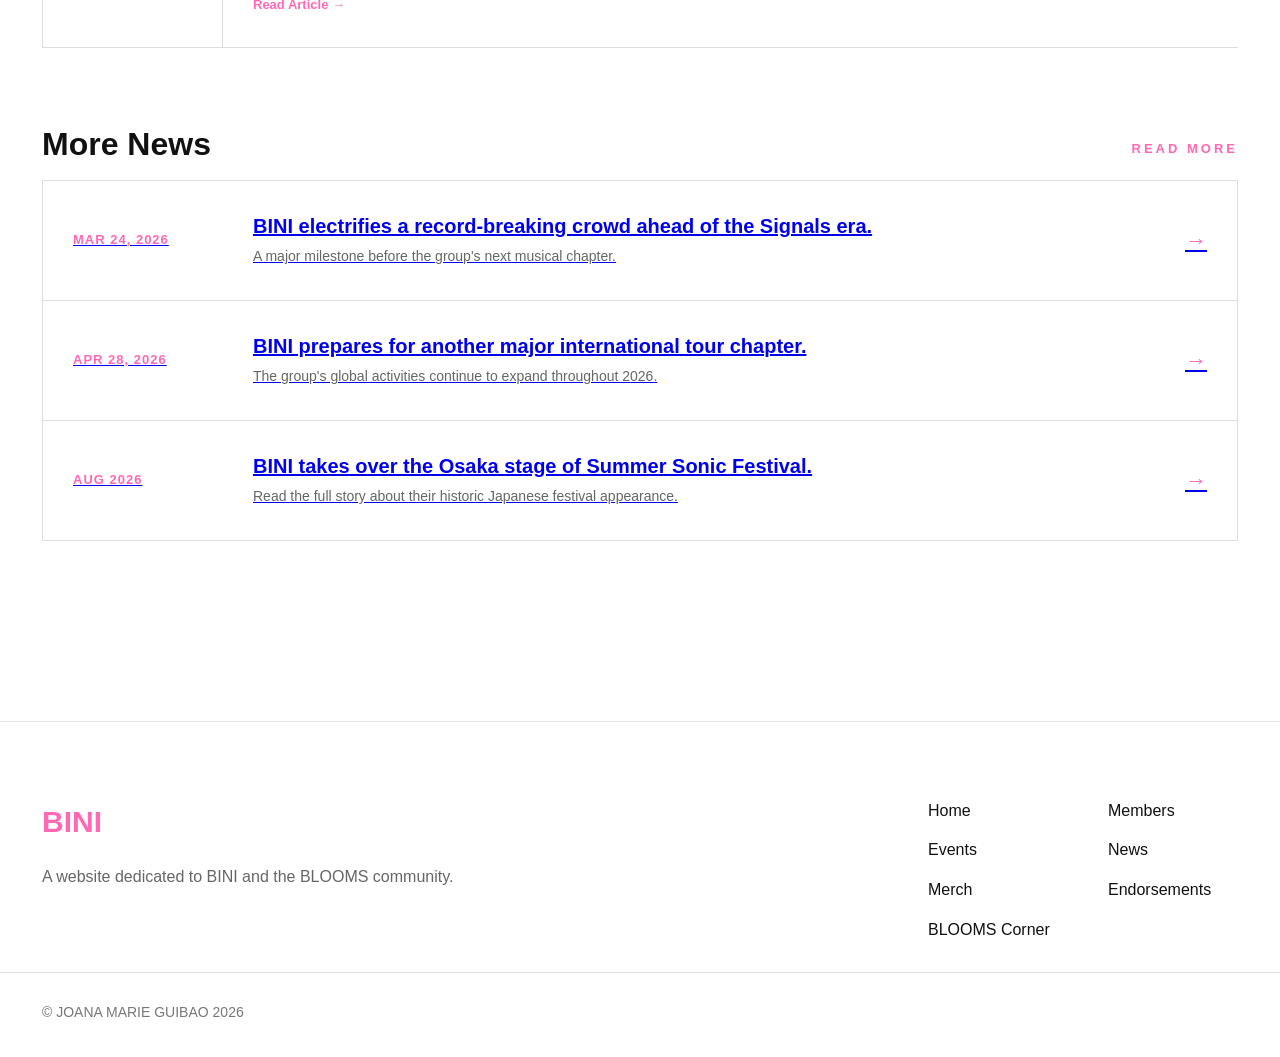
<file: news.html>
<!DOCTYPE html>
<html lang="en">

<head>

    <meta charset="UTF-8">
    <meta name="viewport" content="width=device-width, initial-scale=1.0">

    <title>News | BINI</title>

    <style>

        * {
            margin: 0;
            padding: 0;
            box-sizing: border-box;
        }

        html {
            scroll-behavior: smooth;
        }

        body {
            font-family: Arial, Helvetica, sans-serif;
            background: #ffffff;
            color: #111111;
            line-height: 1.6;
            position: relative;
            overflow-x: hidden;
        }

        body::before {
            content: "";
            position: fixed;
            top: 120px;
            right: -35px;
            width: 190px;
            height: 190px;
            background:
                radial-gradient(
                    circle at 50% 50%,
                    transparent 0 23px,
                    #fff0f7 24px 48px,
                    transparent 49px
                );
            opacity: 0.8;
            pointer-events: none;
            z-index: -1;
        }

        body::after {
            content: "";
            position: fixed;
            bottom: 40px;
            left: -55px;
            width: 180px;
            height: 180px;
            background:
                radial-gradient(
                    circle at 50% 50%,
                    transparent 0 22px,
                    #fff0f7 23px 47px,
                    transparent 48px
                );
            opacity: 0.75;
            pointer-events: none;
            z-index: -1;
        }

        header {
            width: 100%;
            border-bottom: 1px solid #e5e5e5;
            background: rgba(255, 255, 255, 0.97);
            position: sticky;
            top: 0;
            z-index: 100;
        }

        .header-inner {
            max-width: 1400px;
            margin: auto;
            height: 108px;
            display: flex;
            align-items: center;
            justify-content: space-between;
            padding: 0 42px;
        }

        .logo {
            font-size: 30px;
            font-weight: 800;
            letter-spacing: 5px;
            color: #FF69B4;
            text-decoration: none;
        }

        nav {
            display: flex;
            align-items: center;
            gap: 30px;
        }

        nav a {
            color: #111111;
            text-decoration: none;
            font-size: 16px;
            font-weight: 400;
            position: relative;
            padding: 8px 0;
            white-space: nowrap;
        }

        nav a::after {
            content: "";
            position: absolute;
            left: 0;
            bottom: 0;
            width: 0;
            height: 2px;

            background: #FF69B4;
            transition: width 0.25s ease;
        }

        nav a:hover::after {
            width: 100%;
        }

        nav a.active {
            color: #FF69B4;
            font-weight: 600;
        }

        nav a.active::after {
            width: 100%;
        }

        main {
            max-width: 1400px;
            margin: auto;
            padding: 0 42px 100px;
        }

        .page-intro {
            padding: 76px 0 60px;
            position: relative;
        }

        .section-number {
            font-size: 14px;
            font-weight: 700;
            letter-spacing: 4px;
            color: #FF69B4;
            margin-bottom: 34px;
        }

        .page-intro h1 {
            font-size: clamp(48px, 6vw, 78px);
            line-height: 0.95;
            font-weight: 700;
            letter-spacing: -3px;
            max-width: 700px;
            margin-bottom: 28px;
        }

        .page-intro p {
            max-width: 650px;
            color: #555555;
            font-size: 18px;
            line-height: 1.7;
        }

        .featured {
            border: 1px solid #dddddd;
            margin-bottom: 70px;
            background: #ffffff;
            display: grid;
            grid-template-columns: 1.15fr 1fr;
        }

        .featured-image {
            min-height: 430px;
            background: #fff4f9;
            display: flex;
            align-items: center;
            justify-content: center;
            overflow: hidden;
            position: relative;
        }

        .featured-image img {
            width: 100%;
            height: 100%;
            object-fit: cover;
            display: block;
            transition: transform 0.5s ease;
        }

        .featured:hover .featured-image img {
            transform: scale(1.04);
        }

        .featured-content {
            padding: 55px;
            display: flex;
            flex-direction: column;
            justify-content: center;
        }

        .label {
            color: #FF69B4;
            font-size: 13px;
            font-weight: 700;
            letter-spacing: 3px;
            margin-bottom: 12px;
        }

        .date {
            color: #777777;
            font-size: 12px;
            font-weight: 700;
            letter-spacing: 1px;
            margin-bottom: 25px;
        }

        .featured-content h2 {
            font-size: 38px;
            line-height: 1.1;
            margin-bottom: 22px;
        }

        .featured-content p {
            color: #555555;
            font-size: 17px;
            line-height: 1.7;
            margin-bottom: 30px;
        }

        .read-more {
            color: #FF69B4;
            text-decoration: none;
            font-weight: 700;
            display: inline-block;
            width: fit-content;
        }

        .read-more:hover {
            text-decoration: underline;
        }

        .section-heading {
            display: flex;
            align-items: flex-end;
            justify-content: space-between;
            border-bottom: 1px solid #dddddd;
            padding-bottom: 20px;
            margin-bottom: 0;
        }

        .section-heading h2 {
            font-size: 32px;
            line-height: 1;
        }

        .section-heading span {
            color: #FF69B4;
            font-size: 13px;
            font-weight: 700;
            letter-spacing: 3px;
        }

        .news-grid {
            display: grid;
            grid-template-columns: repeat(3, 1fr);
            border-left: 1px solid #dddddd;
            margin-bottom: 80px;
        }

        .news-card {
            border-right: 1px solid #dddddd;
            border-bottom: 1px solid #dddddd;
            background: #ffffff;
            overflow: hidden;
            transition:
                transform 0.25s ease,
                border-color 0.25s ease;
        }

        .news-card:hover {
            transform: translateY(-5px);
            border-color: #FF69B4;
        }

        .news-image {
            height: 270px;
            background: #fff4f9;
            display: flex;
            align-items: center;
            justify-content: center;
            overflow: hidden;
        }

        .news-image img {
            width: 100%;
            height: 100%;
            object-fit: cover;
            display: block;
            transition: transform 0.5s ease;
        }

        .news-card:hover .news-image img {
            transform: scale(1.05);
        }

        .news-info {
            padding: 30px;
        }

        .news-number {
            color: #FF69B4;
            font-size: 13px;
            font-weight: 700;
            letter-spacing: 2px;
            margin-bottom: 10px;
        }

        .news-category {
            color: #FF69B4;
            font-size: 11px;
            font-weight: 700;
            letter-spacing: 2px;
            text-transform: uppercase;
        }

        .news-date {
            color: #777777;
            font-size: 12px;
            font-weight: 700;
            letter-spacing: 1px;
            margin-top: 6px;
            margin-bottom: 16px;
        }

        .news-info h3 {
            font-size: 25px;
            line-height: 1.15;
            margin-bottom: 12px;
        }

        .news-info p {
            color: #555555;
            font-size: 15px;
            line-height: 1.65;
            margin-bottom: 20px;
        }

        .timeline-section {
            margin-top: 30px;
        }

        .timeline {
            border-left: 1px solid #dddddd;
            margin-top: 20px;
            margin-bottom: 80px;
        }

        .timeline-item {
            display: grid;
            grid-template-columns: 180px 1fr;
            border-bottom: 1px solid #dddddd;
            min-height: 130px;
        }

        .timeline-date {
            padding: 30px;
            border-right: 1px solid #dddddd;
            color: #FF69B4;
            font-size: 14px;
            font-weight: 700;
            letter-spacing: 1px;
        }

        .timeline-content {
            padding: 30px;
        }

        .timeline-content h3 {
            font-size: 21px;
            margin-bottom: 8px;
        }

        .timeline-content p {
            color: #666666;
            max-width: 750px;
            font-size: 15px;
        }

        .timeline-link {
            display: inline-block;
            margin-top: 12px;
            color: #FF69B4;
            text-decoration: none;
            font-size: 13px;
            font-weight: 700;
        }

        .timeline-link:hover {
            text-decoration: underline;
        }

        .updates-section {
            margin-top: 30px;
            margin-bottom: 80px;
        }

        .updates-list {
            border-left: 1px solid #dddddd;
        }

        .update-item {
            display: grid;
            grid-template-columns: 180px 1fr auto;
            align-items: center;
            border-bottom: 1px solid #dddddd;
            border-right: 1px solid #dddddd;
            min-height: 120px;
            transition: background 0.25s ease;
        }

        .update-item:hover {
            background: #fff4f9;
        }

        .update-date {
            padding: 30px;
            color: #FF69B4;
            font-size: 13px;
            font-weight: 700;
            letter-spacing: 1px;
        }

        .update-content {
            padding: 30px;
        }

        .update-content h3 {
            font-size: 20px;
            line-height: 1.3;
            margin-bottom: 6px;
        }

        .update-content p {
            color: #666666;
            font-size: 14px;
        }

        .update-arrow {
            padding: 30px;
            color: #FF69B4;
            font-size: 22px;
            text-decoration: none;
        }

        footer {
            border-top: 1px solid #e5e5e5;
            background: #ffffff;
            position: relative;
            overflow: hidden;
        }

        .footer-inner {
            max-width: 1400px;
            margin: auto;
            padding: 76px 42px 30px;
            display: grid;
            grid-template-columns: 1fr 1fr;
            gap: 60px;
        }

        .footer-brand h2 {
            color: #FF69B4;
            font-size: 30px;
            margin-bottom: 18px;
        }

        .footer-brand p {
            color: #666666;
            font-size: 16px;
            max-width: 500px;
        }

        .footer-nav {
            display: grid;
            grid-template-columns: 1fr 1fr;
            gap: 14px 50px;
            justify-self: end;
            width: 310px;
        }

        .footer-nav a {
            text-decoration: none;
            color: #111111;
            font-size: 16px;
        }

        .footer-nav a:hover {
            color: #FF69B4;
        }

        .footer-bottom {
            max-width: 1400px;
            margin: auto;
            padding: 28px 42px 34px;
            border-top: 1px solid #dddddd;
            color: #777777;
            font-size: 14px;
        }

        @media (max-width: 1000px) {

            .header-inner {
                height: auto;
                min-height: 90px;
                flex-direction: column;
                align-items: flex-start;
                gap: 20px;
                padding: 25px 25px;
            }

            nav {
                width: 100%;
                overflow-x: auto;
                padding-bottom: 5px;
                gap: 24px;
            }

            main {
                padding: 0 25px 70px;
            }

            .featured {
                grid-template-columns: 1fr;
            }

            .featured-image {
                min-height: 330px;
            }

            .news-grid {
                grid-template-columns: repeat(2, 1fr);
            }

            .update-item {
                grid-template-columns: 150px 1fr auto;
            }

            .footer-inner {
                padding: 60px 25px 30px;
            }

            .footer-bottom {
                padding: 25px;
            }
        }


        @media (max-width: 650px) {

            .logo {
                font-size: 26px;
            }

            nav {
                gap: 20px;
            }

            nav a {
                font-size: 14px;
            }

            .page-intro {
                padding: 55px 0 45px;
            }

            .page-intro h1 {
                font-size: 48px;
                letter-spacing: -2px;
            }

            .page-intro p {
                font-size: 16px;
            }

            .featured-content {
                padding: 35px 25px;
            }

            .featured-content h2 {
                font-size: 30px;
            }

            .news-grid {
                grid-template-columns: 1fr;
            }

            .news-image {
                height: 250px;
            }

            .timeline-item {
                grid-template-columns: 1fr;
            }

            .timeline-date {
                border-right: none;
                border-bottom: 1px solid #eeeeee;
                padding-bottom: 15px;
            }

            .timeline-content {
                padding-top: 20px;
            }

            .update-item {
                grid-template-columns: 1fr auto;
            }

            .update-date {
                padding-bottom: 0;
            }

            .update-content {
                padding-top: 15px;
            }

            .update-arrow {
                grid-column: 2;
                grid-row: 1 / span 2;
            }

            .footer-inner {
                grid-template-columns: 1fr;
                gap: 40px;
            }

            .footer-nav {
                justify-self: start;
                width: 100%;
            }
        }

    </style>

</head>

<body>

    <header>

        <div class="header-inner">

            <a href="index.html" class="logo">
                BINI
            </a>

            <nav>

                <a href="index.html">
                    Home
                </a>

                <a href="members.html">
                    Members
                </a>

                <a href="events.html">
                    Events
                </a>

                <a href="news.html" class="active">
                    News
                </a>

                <a href="merch.html">
                    Merch
                </a>

                <a href="endorsements.html">
                    Endorsements
                </a>

                <a href="blooms.html">
                    BLOOMS Corner
                </a>

            </nav>

        </div>

    </header>

    <main>

        <section class="page-intro">

            <div class="section-number">
                04 — NEWS
            </div>

            <h1>
                What's<br>
                blooming.
            </h1>

            <p>
                Catch up on BINI's latest stories, music releases,
                international milestones, performances, and updates
                from the group's growing journey.
            </p>

        </section>

        <section class="featured">

            <div class="featured-image">

                <img
                    src="BINI-JAPAN.png"
                    alt="BINI at Summer Sonic Festival"
                    onerror="this.style.display='none';"
                >

            </div>


            <div class="featured-content">

                <div class="label">
                    FEATURED STORY
                </div>

                <div class="date">
                    AUGUST 2026
                </div>

                <h2>
                    BINI Takes Over
                    the Osaka Stage
                    of Summer Sonic.
                </h2>

                <p>
                    BINI brought their music to Japan as they
                    performed at Summer Sonic Festival in Osaka,
                    marking another major international appearance
                    for the group.
                </p>

                <a
                    href="https://www.gmanetwork.com/news/lifestyle/content/998568/bini-takes-over-osaka-stage-of-summer-sonic-festival-2026/story/"
                    target="_blank"
                    rel="noopener noreferrer"
                    class="read-more"
                >
                    Read More →
                </a>

            </div>

        </section>

        <section>

            <div class="section-heading">

                <h2>
                    Latest News
                </h2>

                <span>
                    01 — 06
                </span>

            </div>

            <div class="news-grid">

                <article class="news-card">

                    <div class="news-image">

                        <img
                            src="BINI-Signals-World-Tour-in-Manila-4-scaled.avif"
                            alt="BINI concert performance"
                        >

                    </div>

                    <div class="news-info">

                        <div class="news-number">
                            01
                        </div>

                        <div class="news-category">
                            WORLD TOUR
                        </div>

                        <div class="news-date">
                            JUNE 2026
                        </div>

                        <h3>
                            BINI Kicks Off
                            Signals World Tour
                        </h3>

                        <p>
                            BINI officially began their Signals World
                            Tour with sold-out shows in the Philippines
                            before continuing their international dates.
                        </p>

                        <a
                            href="https://corporate.abs-cbn.com/newsroom/news-releases/2026/6/26/bini-kicks-off-signals-world-tour-with-sold-out-ph-shows-11-stop-north-american-leg-happening-in-august?lang=en"
                            target="_blank"
                            rel="noopener noreferrer"
                            class="read-more"
                        >
                            Read More →
                        </a>

                    </div>

                </article>

                <article class="news-card">

                    <div class="news-image">

                        <img
                            src="BINI-scaled.avif"
                            alt="Music performance"
                        >

                    </div>

                    <div class="news-info">

                        <div class="news-number">
                            02
                        </div>

                        <div class="news-category">
                            MUSIC
                        </div>

                        <div class="news-date">
                            APRIL 2026
                        </div>

                        <h3>
                            BINI Releases
                            Signals EP
                        </h3>

                        <p>
                            BINI entered a new musical chapter with the
                            release of their third EP, Signals, ahead of
                            their international performances.
                        </p>

                        <a
                            href="https://corporate.abs-cbn.com/newsroom/news-releases/2026/4/9/bini-drops-new-ep-signals-set-to-debut-key-track-blush-at-coachella?lang=en"
                            target="_blank"
                            rel="noopener noreferrer"
                            class="read-more"
                        >
                            Read More →
                        </a>

                    </div>

                </article>

                <article class="news-card">

                    <div class="news-image">

                        <img
                            src="bini-main-1775873715.jpg"
                            alt="International music festival"
                        >

                    </div>

                    <div class="news-info">

                        <div class="news-number">
                            03
                        </div>

                        <div class="news-category">
                            GLOBAL
                        </div>

                        <div class="news-date">
                            APRIL 2026
                        </div>

                        <h3>
                            BINI Makes History
                            at Coachella
                        </h3>

                        <p>
                            BINI made history with their Coachella
                            performances, bringing Filipino pride to
                            one of the world's biggest music festivals.
                        </p>

                        <a
                            href="https://corporate.abs-cbn.com/newsroom/news-releases/2026/4/15/bini-brings-filipino-pride-anew-at-coachella-this-april-18-ph-time?lang=en"
                            target="_blank"
                            rel="noopener noreferrer"
                            class="read-more"
                        >
                            Read More →
                        </a>

                    </div>

                </article>

                <article class="news-card">

                    <div class="news-image">

                        <img
                            src="images.jpeg"
                            alt="Live stage performance"
                        >

                    </div>

                    <div class="news-info">

                        <div class="news-number">
                            04
                        </div>

                        <div class="news-category">
                            WORLD TOUR
                        </div>

                        <div class="news-date">
                            JUNE 2026
                        </div>

                        <h3>
                            Signals World Tour
                            Expands to Australia
                        </h3>

                        <p>
                            BINI added Australia and New Zealand to
                            their international tour route, expanding
                            their global reach even further.
                        </p>

                        <a
                            href="https://corporate.abs-cbn.com/newsroom/news-releases/2026/6/6/bini-brings-signals-world-tour-to-australia-and-new-zealand-with-new-stops-in-melbourne-auckland-and-sydney?lang=en"
                            target="_blank"
                            rel="noopener noreferrer"
                            class="read-more"
                        >
                            Read More →
                        </a>

                    </div>

                </article>

                <article class="news-card">

                    <div class="news-image">

                        <img
                            src="BINI-with-the-Signal-Detected-audience.avif"
                            alt="Concert audience"
                        >

                    </div>

                    <div class="news-info">

                        <div class="news-number">
                            05
                        </div>

                        <div class="news-category">
                            MILESTONE
                        </div>

                        <div class="news-date">
                            MARCH 2026
                        </div>

                        <h3>
                            BINI Celebrates
                            a Record-Breaking Crowd
                        </h3>

                        <p>
                            The group celebrated a major milestone
                            with a record-breaking crowd while
                            preparing for their next era.
                        </p>

                        <a
                            href="https://corporate.abs-cbn.com/newsroom/news-releases/2026/3/24/bini-electrifies-record-breaking-15-8k-crowd-announces-upcoming-signals-ep-concert?lang=en"
                            target="_blank"
                            rel="noopener noreferrer"
                            class="read-more"
                        >
                            Read More →
                        </a>

                    </div>

                </article>

                <article class="news-card">

                    <div class="news-image">

                        <img
                            src="images (1).jpeg"
                            alt="Music festival stage"
                        >

                    </div>

                    <div class="news-info">

                        <div class="news-number">
                            06
                        </div>

                        <div class="news-category">
                            INTERNATIONAL
                        </div>

                        <div class="news-date">
                            AUGUST 2026
                        </div>

                        <h3>
                            BINI Brings Filipino
                            Pride to Japan
                        </h3>

                        <p>
                            Their Summer Sonic appearances in Osaka
                            and Tokyo marked another exciting step in
                            BINI's international journey.
                        </p>

                        <a
                            href="https://www.gmanetwork.com/news/lifestyle/content/998568/bini-takes-over-osaka-stage-of-summer-sonic-festival-2026/story/"
                            target="_blank"
                            rel="noopener noreferrer"
                            class="read-more"
                        >
                            Read More →
                        </a>

                    </div>

                </article>

            </div>

        </section>

        <section class="timeline-section">

            <div class="section-heading">

                <h2>
                    BINI Highlights
                </h2>

                <span>
                    2026
                </span>

            </div>

            <div class="timeline">

                <div class="timeline-item">

                    <div class="timeline-date">
                        APR 09
                    </div>

                    <div class="timeline-content">

                        <h3>
                            Signals EP Released
                        </h3>

                        <p>
                            BINI released their third extended play,
                            Signals, opening a new chapter for the group
                            and leading into their international activities.
                        </p>

                        <a
                            href="https://corporate.abs-cbn.com/newsroom/news-releases/2026/4/9/bini-drops-new-ep-signals-set-to-debut-key-track-blush-at-coachella?lang=en"
                            target="_blank"
                            rel="noopener noreferrer"
                            class="timeline-link"
                        >
                            Read Article →
                        </a>

                    </div>

                </div>

                <div class="timeline-item">

                    <div class="timeline-date">
                        APR 10 / 17
                    </div>

                    <div class="timeline-content">

                        <h3>
                            BINI Performs at Coachella
                        </h3>

                        <p>
                            The group took the Coachella stage for two
                            performances, marking a significant moment
                            in their international career.
                        </p>

                        <a
                            href="https://corporate.abs-cbn.com/newsroom/news-releases/2026/4/15/bini-brings-filipino-pride-anew-at-coachella-this-april-18-ph-time?lang=en"
                            target="_blank"
                            rel="noopener noreferrer"
                            class="timeline-link"
                        >
                            Read Article →
                        </a>

                    </div>

                </div>

                <div class="timeline-item">

                    <div class="timeline-date">
                        JUN 20 / 21
                    </div>

                    <div class="timeline-content">

                        <h3>
                            Signals World Tour Begins
                        </h3>

                        <p>
                            BINI launched the Signals World Tour with
                            sold-out Philippine shows before heading
                            into its international tour legs.
                        </p>

                        <a
                            href="https://corporate.abs-cbn.com/newsroom/news-releases/2026/6/26/bini-kicks-off-signals-world-tour-with-sold-out-ph-shows-11-stop-north-american-leg-happening-in-august?lang=en"
                            target="_blank"
                            rel="noopener noreferrer"
                            class="timeline-link"
                        >
                            Read Article →
                        </a>

                    </div>

                </div>

                <div class="timeline-item">

                    <div class="timeline-date">
                        AUG 14
                    </div>

                    <div class="timeline-content">

                        <h3>
                            Summer Sonic — Osaka
                        </h3>

                        <p>
                            BINI performed at Summer Sonic Festival in
                            Osaka, adding another major international
                            festival appearance to their 2026 journey.
                        </p>

                        <a
                            href="https://www.gmanetwork.com/news/lifestyle/content/998568/bini-takes-over-osaka-stage-of-summer-sonic-festival-2026/story/"
                            target="_blank"
                            rel="noopener noreferrer"
                            class="timeline-link"
                        >
                            Read Article →
                        </a>

                    </div>

                </div>

            </div>

        </section>

        <section class="updates-section">

            <div class="section-heading">

                <h2>
                    More News
                </h2>

                <span>
                    READ MORE
                </span>

            </div>

            <div class="updates-list">

                <a
                    href="https://corporate.abs-cbn.com/newsroom/news-releases/2026/3/24/bini-electrifies-record-breaking-15-8k-crowd-announces-upcoming-signals-ep-concert?lang=en"
                    target="_blank"
                    rel="noopener noreferrer"
                    class="update-item"
                >

                    <div class="update-date">
                        MAR 24, 2026
                    </div>

                    <div class="update-content">

                        <h3>
                            BINI electrifies a record-breaking
                            crowd ahead of the Signals era.
                        </h3>

                        <p>
                            A major milestone before the group's
                            next musical chapter.
                        </p>

                    </div>

                    <span class="update-arrow">
                        →
                    </span>

                </a>

                <a
                    href="https://corporate.abs-cbn.com/newsroom/news-releases/2026/4/28/history-making-girl-group-bini-to-embark-on-second-world-tour?lang=en"
                    target="_blank"
                    rel="noopener noreferrer"
                    class="update-item"
                >

                    <div class="update-date">
                        APR 28, 2026
                    </div>

                    <div class="update-content">

                        <h3>
                            BINI prepares for another major
                            international tour chapter.
                        </h3>

                        <p>
                            The group's global activities continue
                            to expand throughout 2026.
                        </p>

                    </div>

                    <span class="update-arrow">
                        →
                    </span>

                </a>

                <a
                    href="https://www.gmanetwork.com/news/lifestyle/content/998568/bini-takes-over-osaka-stage-of-summer-sonic-festival-2026/story/"
                    target="_blank"
                    rel="noopener noreferrer"
                    class="update-item"
                >

                    <div class="update-date">
                        AUG 2026
                    </div>

                    <div class="update-content">

                        <h3>
                            BINI takes over the Osaka stage
                            of Summer Sonic Festival.
                        </h3>

                        <p>
                            Read the full story about their
                            historic Japanese festival appearance.
                        </p>

                    </div>

                    <span class="update-arrow">
                        →
                    </span>

                </a>

            </div>

        </section>

    </main>

    <footer>

        <div class="footer-inner">

            <div class="footer-brand">

                <h2>
                    BINI
                </h2>

                <p>
                    A website dedicated to BINI and the BLOOMS community.
                </p>

            </div>

            <div class="footer-nav">

                <a href="index.html">
                    Home
                </a>

                <a href="members.html">
                    Members
                </a>

                <a href="events.html">
                    Events
                </a>

                <a href="news.html">
                    News
                </a>

                <a href="merch.html">
                    Merch
                </a>

                <a href="endorsements.html">
                    Endorsements
                </a>

                <a href="blooms.html">
                    BLOOMS Corner
                </a>

            </div>

        </div>

        <div class="footer-bottom">

            © JOANA MARIE GUIBAO 2026

        </div>

    </footer>

</body>

</html>
</file>
